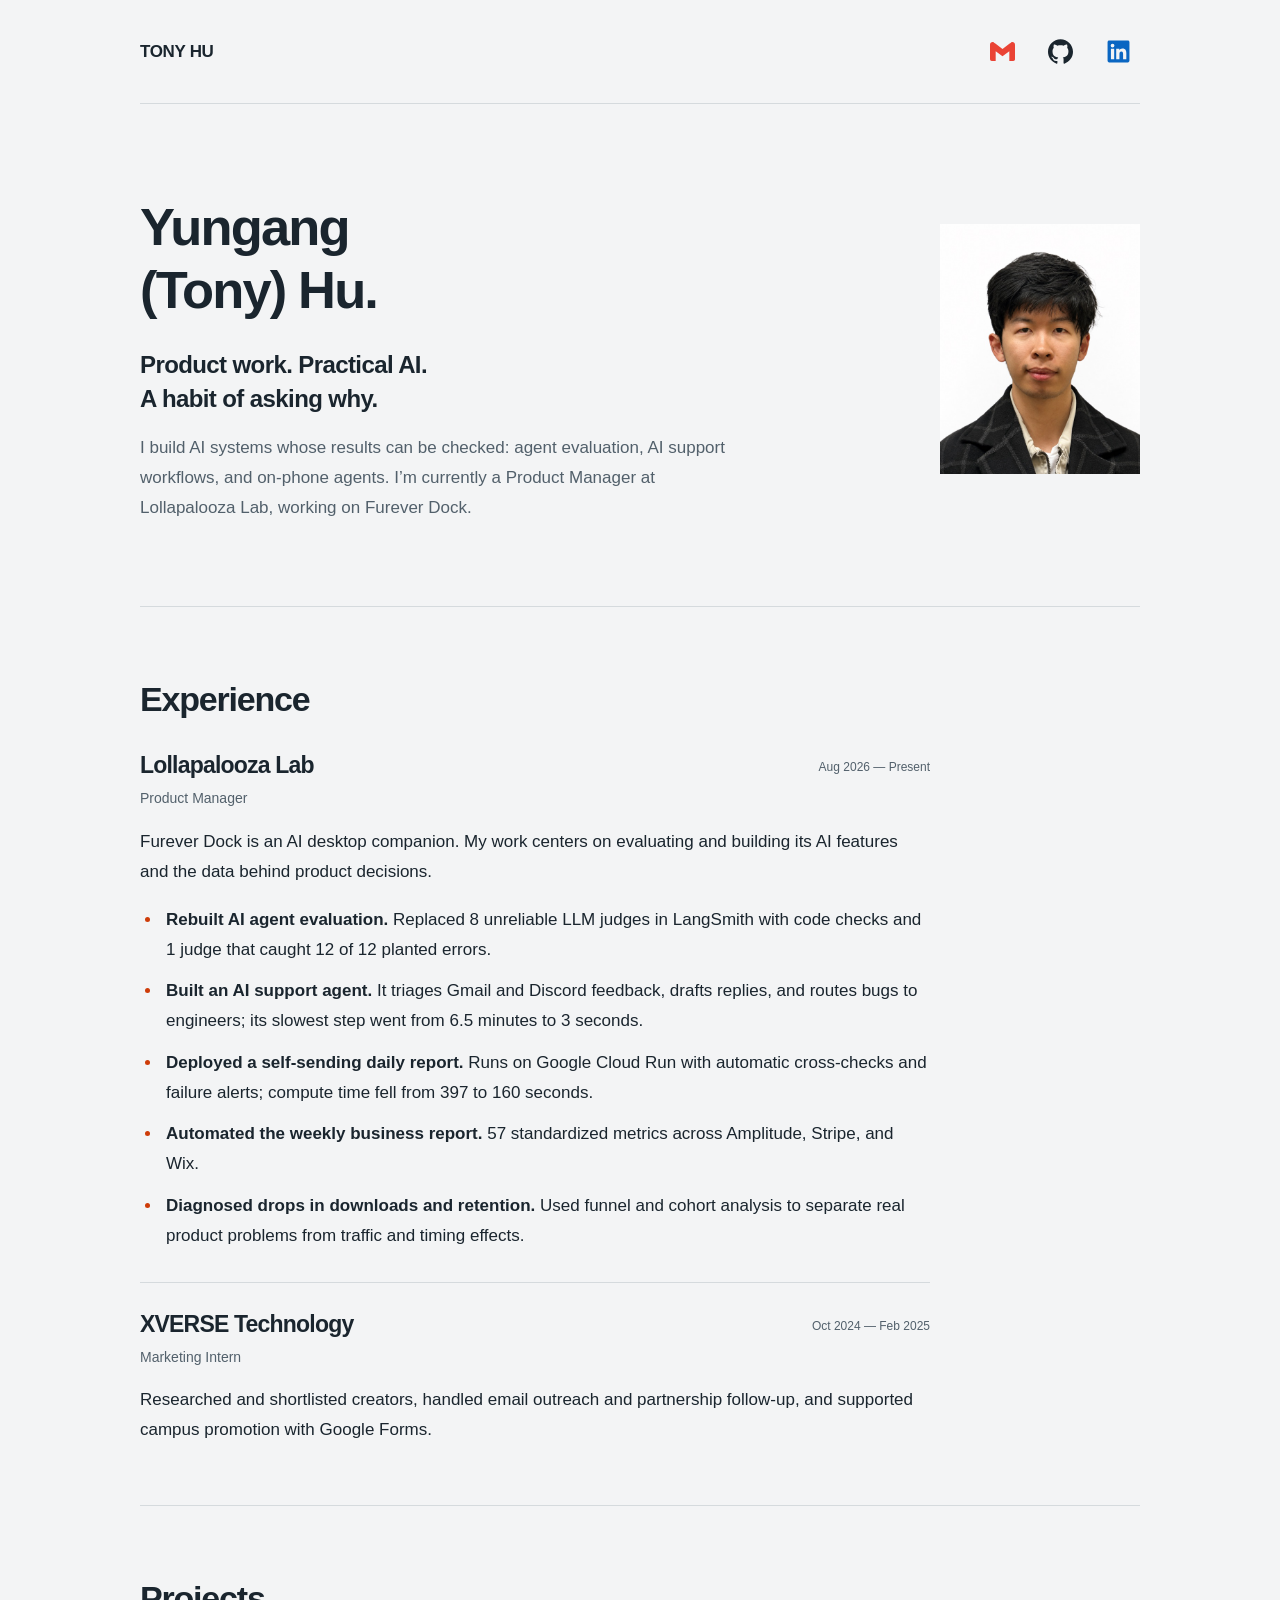
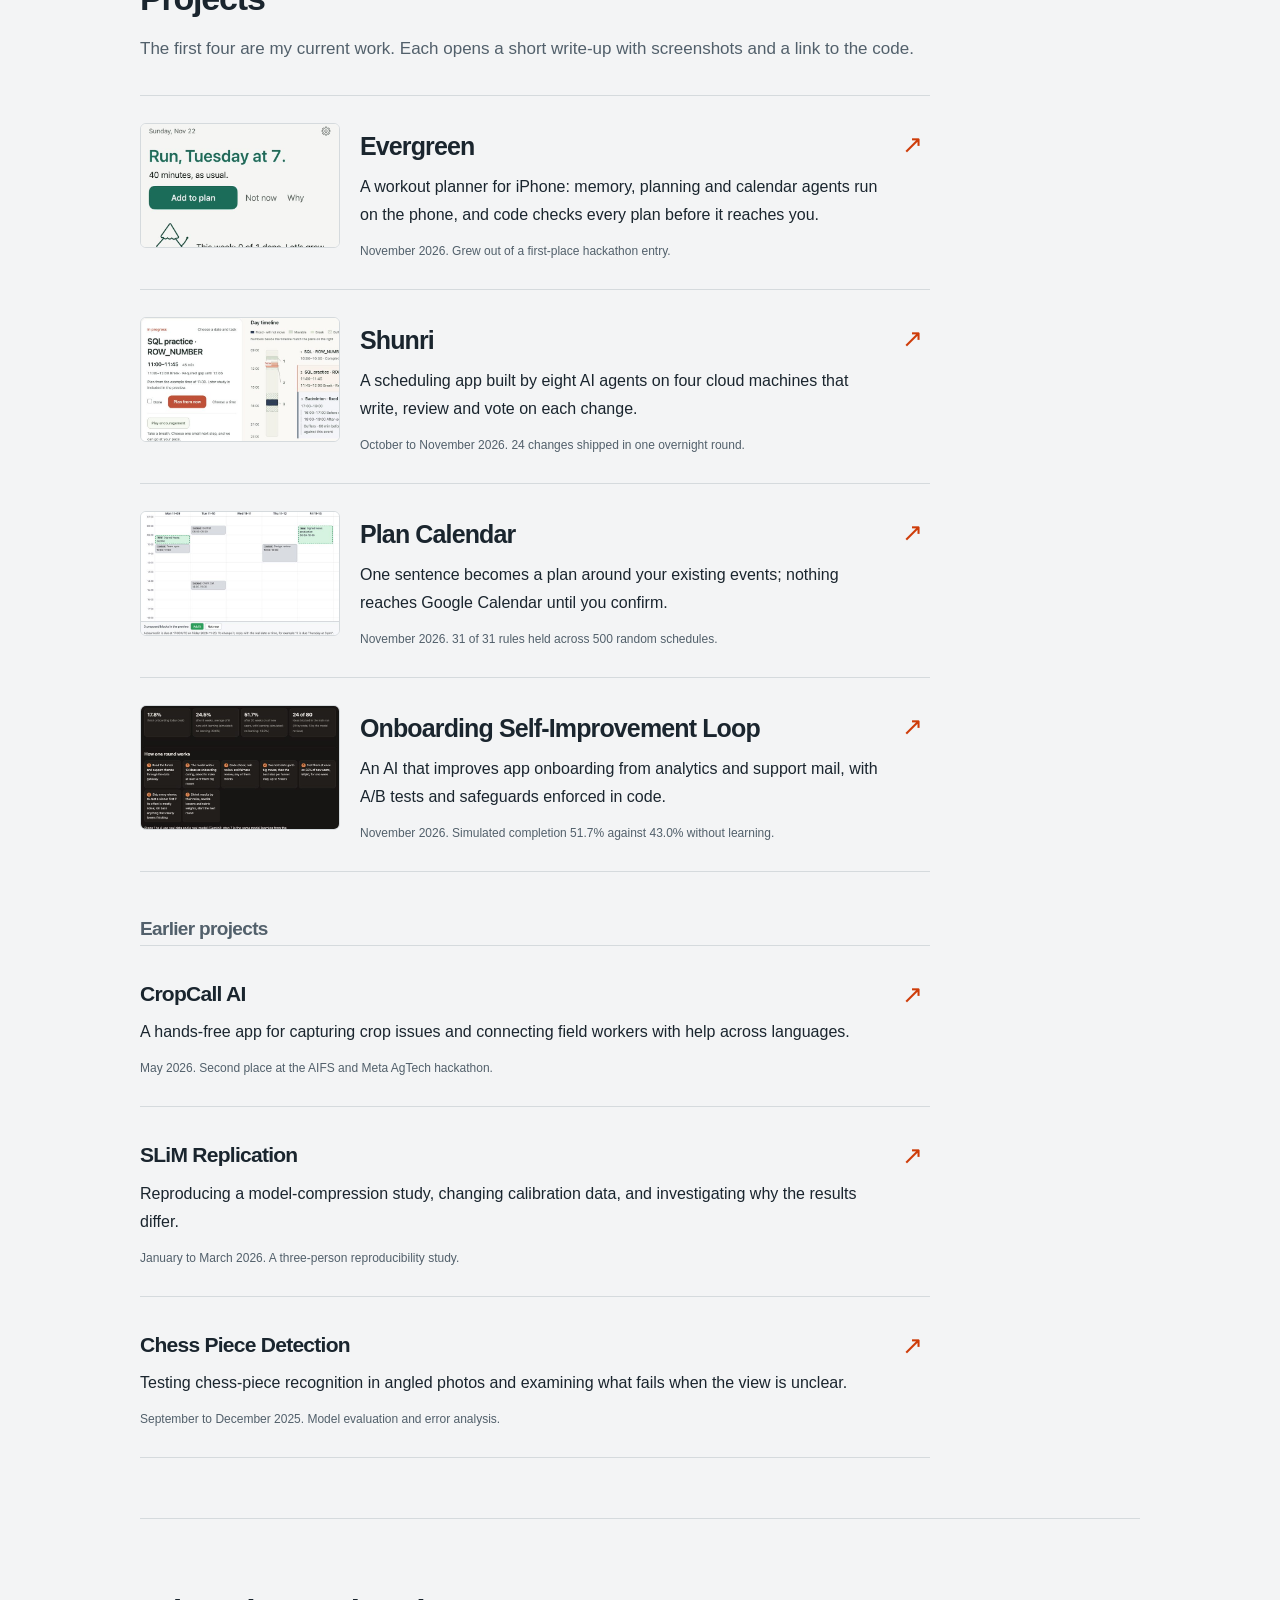
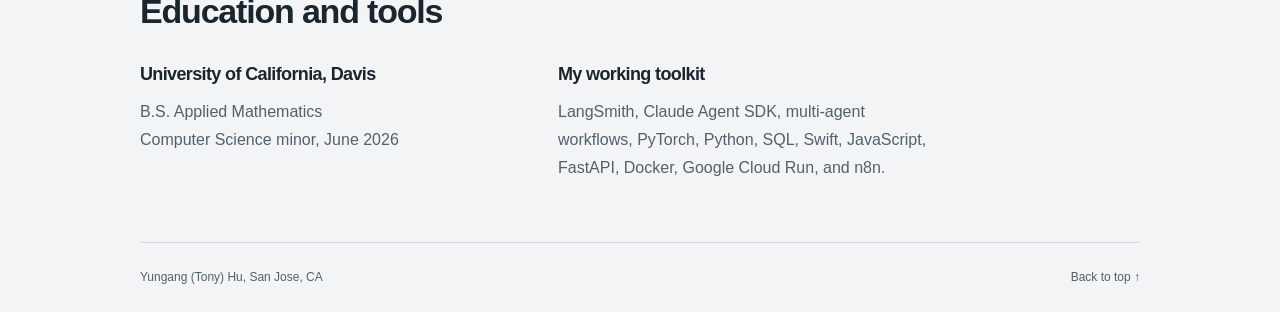
<file: index.html>
<!doctype html>
<html lang="en">
<head>
  <meta charset="utf-8" />
  <meta name="viewport" content="width=device-width, initial-scale=1" />
  <meta name="theme-color" content="#f3f4f5" />
  <meta name="description" content="Yungang (Tony) Hu — applied AI: agent evaluation, AI agents, and product data. Based in San Jose, California." />
  <link rel="canonical" href="https://tony-workbench.github.io/" />
  <link rel="stylesheet" href="styles.css?v=20261123" />
  <meta property="og:type" content="website" />
  <meta property="og:url" content="https://tony-workbench.github.io/" />
  <meta property="og:title" content="Yungang (Tony) Hu — Product & Applied AI" />
  <meta property="og:description" content="Building AI systems whose results can be checked: agent evaluation, AI support workflows, and on-phone agents." />
  <meta property="og:image" content="https://tony-workbench.github.io/og.jpg" />
  <meta name="twitter:card" content="summary_large_image" />
  <meta name="twitter:title" content="Yungang (Tony) Hu — Product & Applied AI" />
  <meta name="twitter:description" content="Applied AI: agent evaluation, AI agents, and product data." />
  <meta name="twitter:image" content="https://tony-workbench.github.io/og.jpg" />
  <title>Yungang (Tony) Hu — Product & Applied AI</title>
</head>
<body class="homePage" id="top">
  <a class="skipLink" href="#main">Skip to content</a>
  <header class="siteHeader shell">
    <a class="wordmark" href="index.html" aria-label="Tony Hu home">TONY HU</a>
    <nav aria-label="Contact information">
      <a class="contactIcon gmailIcon" href="mailto:yunganghu04@gmail.com" aria-label="Email Tony" title="Gmail"><svg viewBox="0 0 24 24" aria-hidden="true" focusable="false"><path d="M24 5.457v13.909c0 .904-.732 1.636-1.636 1.636h-3.819V11.73L12 16.64l-6.545-4.91v9.273H1.636A1.636 1.636 0 0 1 0 19.366V5.457c0-2.023 2.309-3.178 3.927-1.964L5.455 4.64 12 9.548l6.545-4.91 1.528-1.145C21.69 2.28 24 3.434 24 5.457z"/></svg></a>
      <a class="contactIcon githubIcon" href="https://github.com/tony-workbench" target="_blank" rel="noreferrer" aria-label="Tony on GitHub" title="GitHub"><svg viewBox="0 0 24 24" aria-hidden="true" focusable="false"><path d="M12 .297c-6.63 0-12 5.373-12 12 0 5.303 3.438 9.8 8.205 11.385.6.113.82-.258.82-.577 0-.285-.01-1.04-.015-2.04-3.338.724-4.042-1.61-4.042-1.61C4.422 18.07 3.633 17.7 3.633 17.7c-1.087-.744.084-.729.084-.729 1.205.084 1.838 1.236 1.838 1.236 1.07 1.835 2.809 1.305 3.495.998.108-.776.417-1.305.76-1.605-2.665-.3-5.466-1.332-5.466-5.93 0-1.31.465-2.38 1.235-3.22-.135-.303-.54-1.523.105-3.176 0 0 1.005-.322 3.3 1.23.96-.267 1.98-.399 3-.405 1.02.006 2.04.138 3 .405 2.28-1.552 3.285-1.23 3.285-1.23.645 1.653.24 2.873.12 3.176.765.84 1.23 1.91 1.23 3.22 0 4.61-2.805 5.625-5.475 5.92.42.36.81 1.096.81 2.22 0 1.606-.015 2.896-.015 3.286 0 .315.21.69.825.57C20.565 22.092 24 17.592 24 12.297c0-6.627-5.373-12-12-12"/></svg></a>
      <a class="contactIcon linkedinIcon" href="https://www.linkedin.com/in/yunganghu04/" target="_blank" rel="noreferrer" aria-label="Tony on LinkedIn" title="LinkedIn"><svg viewBox="0 0 448 512" aria-hidden="true" focusable="false"><!-- Font Awesome Free 7.3.1, CC BY 4.0, https://fontawesome.com/license/free --><path d="M416 32L31.9 32C14.3 32 0 46.5 0 64.3L0 447.7C0 465.5 14.3 480 31.9 480L416 480c17.6 0 32-14.5 32-32.3l0-383.4C448 46.5 433.6 32 416 32zM135.4 416l-66.4 0 0-213.8 66.5 0 0 213.8-.1 0zM102.2 96a38.5 38.5 0 1 1 0 77 38.5 38.5 0 1 1 0-77zM384.3 416l-66.4 0 0-104c0-24.8-.5-56.7-34.5-56.7-34.6 0-39.9 27-39.9 54.9l0 105.8-66.4 0 0-213.8 63.7 0 0 29.2 .9 0c8.9-16.8 30.6-34.5 62.9-34.5 67.2 0 79.7 44.3 79.7 101.9l0 117.2z"/></svg></a>
    </nav>
  </header>
  <main id="main">
    <section class="hero shell" aria-labelledby="intro-title">
      <div class="heroCopy">
        <h1 id="intro-title">Yungang <span>(Tony) Hu.</span></h1>
        <p class="heroLead">Product work. Practical AI.<br />A habit of asking why.</p>
        <p class="intro">I build AI systems whose results can be checked: agent evaluation, AI support workflows, and on-phone agents. I’m currently a Product Manager at Lollapalooza Lab, working on Furever Dock.</p>
      </div>
      <figure class="portrait"><img src="profile.jpg" alt="Yungang Hu" width="720" height="900" /></figure>
    </section>
    <section class="section shell" id="experience" aria-labelledby="experience-title">
      <div class="sectionHeading"><h2 id="experience-title">Experience</h2></div>
      <article class="experience currentWork">
        <div class="jobHeading"><div><h3>Lollapalooza Lab</h3><p class="jobRole">Product Manager</p></div><p class="date">Aug 2026 — Present</p></div>
        <p class="jobIntro">Furever Dock is an AI desktop companion. My work centers on evaluating and building its AI features and the data behind product decisions.</p>
        <ul class="workList">
          <li><strong>Rebuilt AI agent evaluation.</strong> Replaced 8 unreliable LLM judges in LangSmith with code checks and 1 judge that caught 12 of 12 planted errors.</li>
          <li><strong>Built an AI support agent.</strong> It triages Gmail and Discord feedback, drafts replies, and routes bugs to engineers; its slowest step went from 6.5 minutes to 3 seconds.</li>
          <li><strong>Deployed a self-sending daily report.</strong> Runs on Google Cloud Run with automatic cross-checks and failure alerts; compute time fell from 397 to 160 seconds.</li>
          <li><strong>Automated the weekly business report.</strong> 57 standardized metrics across Amplitude, Stripe, and Wix.</li>
          <li><strong>Diagnosed drops in downloads and retention.</strong> Used funnel and cohort analysis to separate real product problems from traffic and timing effects.</li>
        </ul>
      </article>
      <article class="experience previousWork">
        <div class="jobHeading"><div><h3>XVERSE Technology</h3><p class="jobRole">Marketing Intern</p></div><p class="date">Oct 2024 — Feb 2025</p></div>
        <p>Researched and shortlisted creators, handled email outreach and partnership follow-up, and supported campus promotion with Google Forms.</p>
      </article>
    </section>
    <section class="section shell" id="work" aria-labelledby="work-title">
      <div class="sectionHeading"><h2 id="work-title">Projects</h2><p>The first four are my current work. Each opens a short write-up with screenshots and a link to the code.</p></div>
      <div class="projectList">
        <a class="projectRow projectRowFeatured" href="evergreen.html"><img class="projectThumb" src="assets/thumb-evergreen.jpg" alt="Evergreen Today screen suggesting a Tuesday run" width="640" height="400" loading="lazy" /><div><h3>Evergreen</h3><p>A workout planner for iPhone: memory, planning and calendar agents run on the phone, and code checks every plan before it reaches you.</p><p class="projectResult">November 2026. Grew out of a first-place hackathon entry.</p></div><span class="projectArrow" aria-hidden="true">↗</span></a>
        <a class="projectRow projectRowFeatured" href="shunri.html"><img class="projectThumb" src="assets/thumb-shunri.jpg" alt="Shunri day timeline with a study task and a fixed event" width="640" height="400" loading="lazy" /><div><h3>Shunri</h3><p>A scheduling app built by eight AI agents on four cloud machines that write, review and vote on each change.</p><p class="projectResult">October to November 2026. 24 changes shipped in one overnight round.</p></div><span class="projectArrow" aria-hidden="true">↗</span></a>
        <a class="projectRow projectRowFeatured" href="plan-calendar.html"><img class="projectThumb" src="assets/thumb-plan-calendar.jpg" alt="Plan Calendar week with proposed blocks next to locked events" width="640" height="400" loading="lazy" /><div><h3>Plan Calendar</h3><p>One sentence becomes a plan around your existing events; nothing reaches Google Calendar until you confirm.</p><p class="projectResult">November 2026. 31 of 31 rules held across 500 random schedules.</p></div><span class="projectArrow" aria-hidden="true">↗</span></a>
        <a class="projectRow projectRowFeatured" href="onboarding.html"><img class="projectThumb" src="assets/thumb-onboarding.jpg" alt="Onboarding loop report with headline results" width="640" height="400" loading="lazy" /><div><h3>Onboarding Self-Improvement Loop</h3><p>An AI that improves app onboarding from analytics and support mail, with A/B tests and safeguards enforced in code.</p><p class="projectResult">November 2026. Simulated completion 51.7% against 43.0% without learning.</p></div><span class="projectArrow" aria-hidden="true">↗</span></a>
      </div>
      <h3 class="earlierHeading">Earlier projects</h3>
      <div class="projectList projectListEarlier">
        <a class="projectRow" href="cropcall.html"><div><h3>CropCall AI</h3><p>A hands-free app for capturing crop issues and connecting field workers with help across languages.</p><p class="projectResult">May 2026. Second place at the AIFS and Meta AgTech hackathon.</p></div><span class="projectArrow" aria-hidden="true">↗</span></a>
        <a class="projectRow" href="slim.html"><div><h3>SLiM Replication</h3><p>Reproducing a model-compression study, changing calibration data, and investigating why the results differ.</p><p class="projectResult">January to March 2026. A three-person reproducibility study.</p></div><span class="projectArrow" aria-hidden="true">↗</span></a>
        <a class="projectRow" href="vision.html"><div><h3>Chess Piece Detection</h3><p>Testing chess-piece recognition in angled photos and examining what fails when the view is unclear.</p><p class="projectResult">September to December 2025. Model evaluation and error analysis.</p></div><span class="projectArrow" aria-hidden="true">↗</span></a>
      </div>
      </div>
    </section>
    <section class="section shell background" aria-labelledby="background-title">
      <div class="sectionHeading"><h2 id="background-title">Education and tools</h2></div>
      <div class="backgroundGrid"><div><h3>University of California, Davis</h3><p>B.S. Applied Mathematics<br />Computer Science minor, June 2026</p></div><div><h3>My working toolkit</h3><p>LangSmith, Claude Agent SDK, multi-agent workflows, PyTorch, Python, SQL, Swift, JavaScript, FastAPI, Docker, Google Cloud Run, and n8n.</p></div></div>
    </section>
  </main>
  <footer class="siteFooter shell"><p>Yungang (Tony) Hu, San Jose, CA</p><a href="#top">Back to top ↑</a></footer>
</body>
</html>
</file>
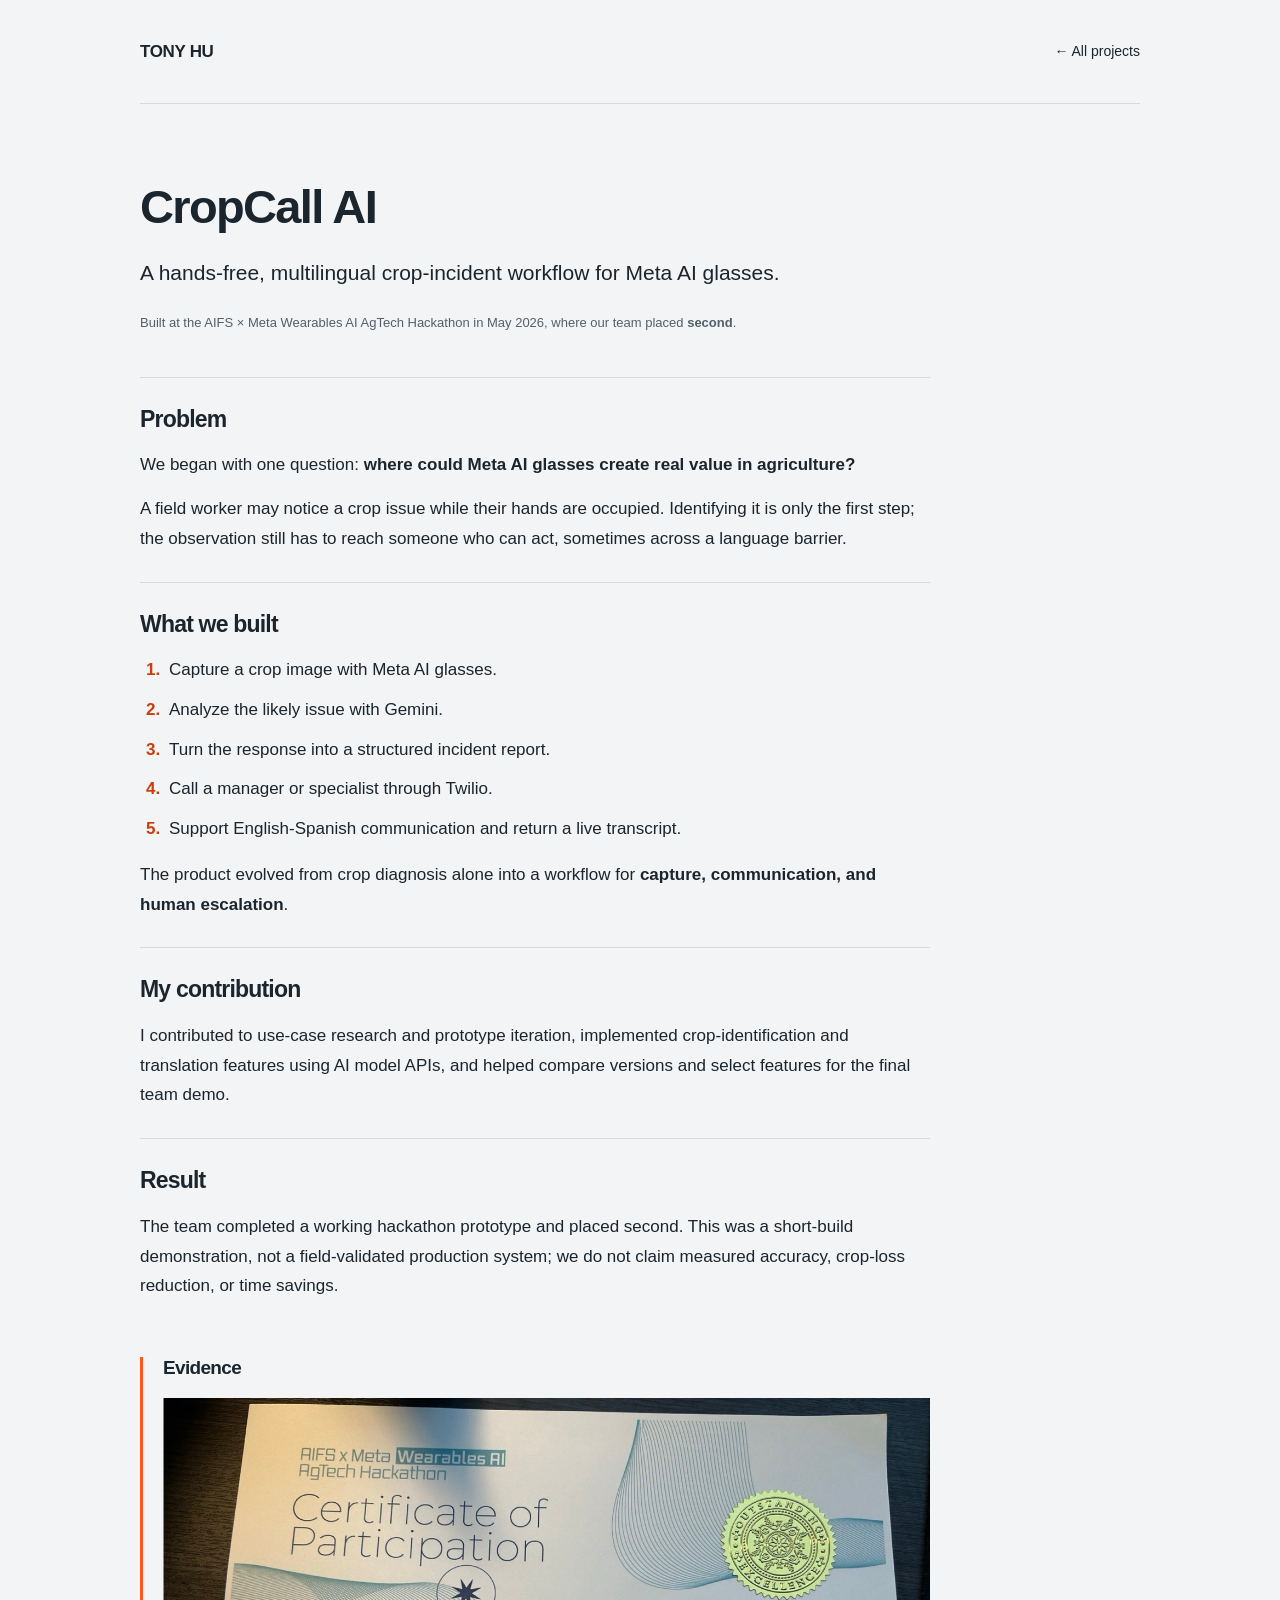
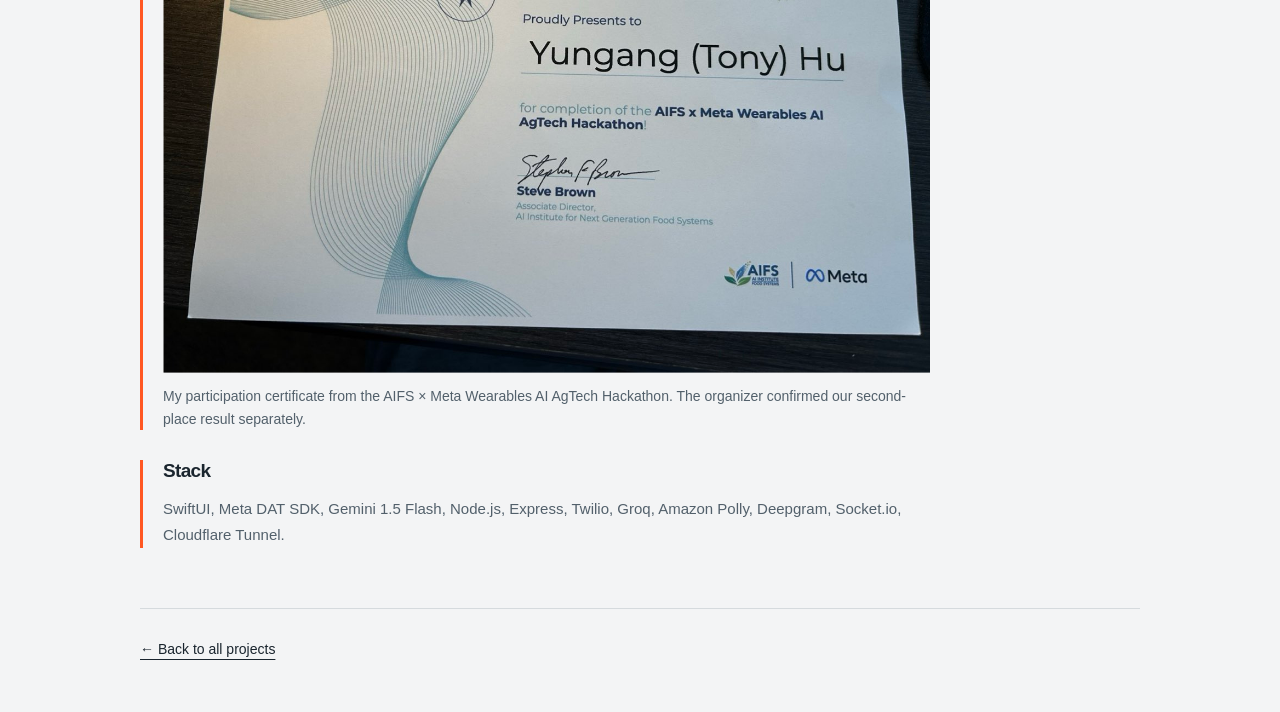
<file: cropcall.html>
<!doctype html>
<html lang="en">
  <head>
    <meta charset="utf-8" />
    <meta name="viewport" content="width=device-width, initial-scale=1" />
    <meta name="theme-color" content="#f3f4f5" />
    <meta name="description" content="CropCall AI: a hands-free, multilingual crop-incident workflow for Meta AI glasses." />
    <link rel="canonical" href="https://tony-workbench.github.io/cropcall.html" />
    <link rel="stylesheet" href="styles.css?v=20261123" />
    <meta property="og:type" content="article" />
    <meta property="og:url" content="https://tony-workbench.github.io/cropcall.html" />
    <meta property="og:title" content="CropCall AI — Yungang Hu" />
    <meta property="og:description" content="A hands-free, multilingual crop-incident workflow for Meta AI glasses." />
    <meta name="twitter:card" content="summary" />
    <meta name="twitter:title" content="CropCall AI — Yungang Hu" />
    <meta name="twitter:description" content="A hands-free, multilingual crop-incident workflow for Meta AI glasses." />
    <title>CropCall AI — Yungang Hu</title>
  </head>
  <body class="briefPage">
    <a class="skipLink" href="#main">Skip to content</a>

    <nav class="briefNav briefShell" aria-label="Project navigation">
      <a class="wordmark" href="index.html" aria-label="Tony Hu home">TONY HU</a>
      <a href="index.html#work">← All projects</a>
    </nav>

    <main class="briefShell" id="main">
      <header class="briefHeader">
        <h1>CropCall AI</h1>
        <p class="briefLead">A hands-free, multilingual crop-incident workflow for Meta AI glasses.</p>
        <p class="briefMeta">Built at the AIFS × Meta Wearables AI AgTech Hackathon in May 2026, where our team placed <strong>second</strong>.</p>
      </header>

      <div class="briefColumns">
        <div class="briefMain">
          <section class="briefSection">
            <h2>Problem</h2>
            <p>We began with one question: <strong>where could Meta AI glasses create real value in agriculture?</strong></p>
            <p>A field worker may notice a crop issue while their hands are occupied. Identifying it is only the first step; the observation still has to reach someone who can act, sometimes across a language barrier.</p>
          </section>

          <section class="briefSection">
            <h2>What we built</h2>
            <ol class="briefList">
              <li>Capture a crop image with Meta AI glasses.</li>
              <li>Analyze the likely issue with Gemini.</li>
              <li>Turn the response into a structured incident report.</li>
              <li>Call a manager or specialist through Twilio.</li>
              <li>Support English-Spanish communication and return a live transcript.</li>
            </ol>
            <p>The product evolved from crop diagnosis alone into a workflow for <strong>capture, communication, and human escalation</strong>.</p>
          </section>

          <section class="briefSection">
            <h2>My contribution</h2>
            <p>I contributed to use-case research and prototype iteration, implemented crop-identification and translation features using AI model APIs, and helped compare versions and select features for the final team demo.</p>
          </section>

          <section class="briefSection">
            <h2>Result</h2>
            <p>The team completed a working hackathon prototype and placed second. This was a short-build demonstration, not a field-validated production system; we do not claim measured accuracy, crop-loss reduction, or time savings.</p>
          </section>
        </div>

        <aside class="briefAside" aria-label="Project facts and evidence">
          <section>
            <h2>Evidence</h2>
            <figure class="evidenceFigure">
              <div class="certificateViewport"><img src="hackathon-certificate.jpg" alt="AIFS × Meta Wearables AI AgTech Hackathon participation certificate for Yungang (Tony) Hu" loading="lazy" width="1050" height="1400" /></div>
              <figcaption>My participation certificate from the AIFS × Meta Wearables AI AgTech Hackathon. The organizer confirmed our second-place result separately.</figcaption>
            </figure>
          </section>
          <section>
            <h2>Stack</h2>
            <p>SwiftUI, Meta DAT SDK, Gemini 1.5 Flash, Node.js, Express, Twilio, Groq, Amazon Polly, Deepgram, Socket.io, Cloudflare Tunnel.</p>
          </section>
        </aside>
      </div>

      <footer class="briefFooter">
        <a href="index.html#work">← Back to all projects</a>
      </footer>
    </main>
  </body>
</html>
</file>
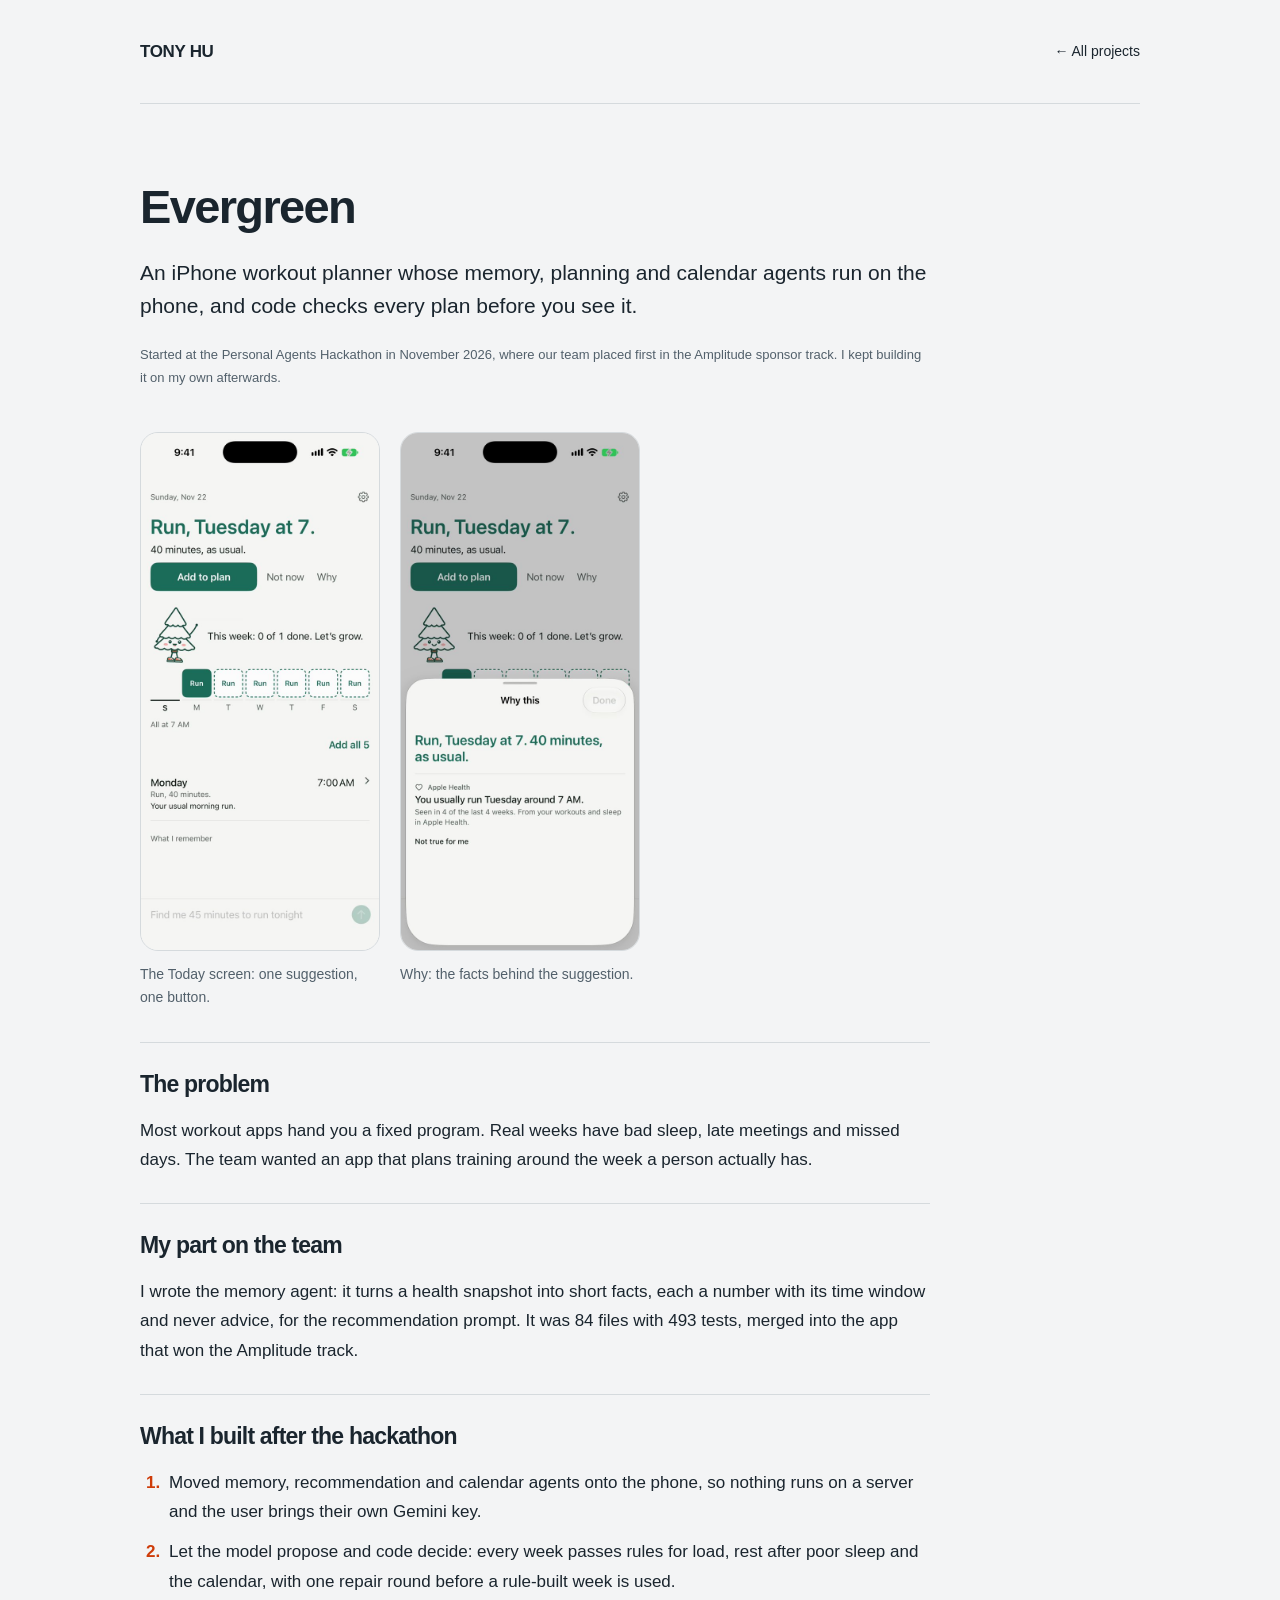
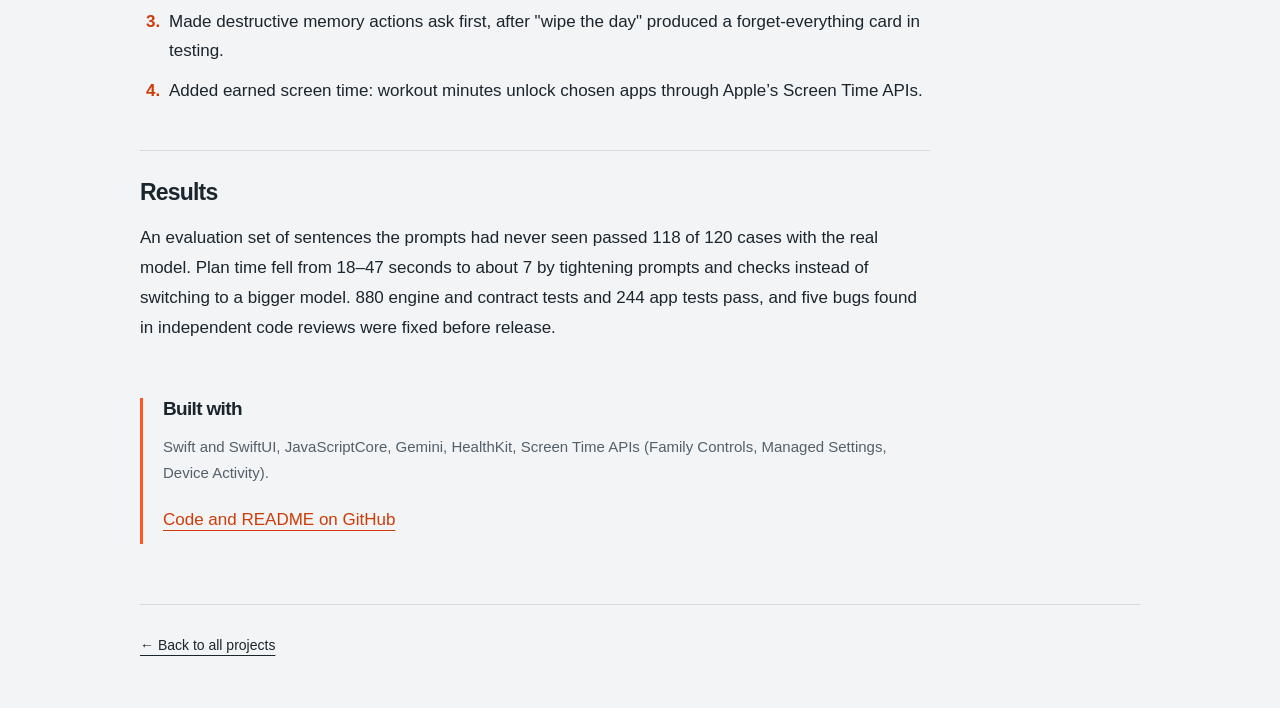
<file: evergreen.html>
<!doctype html>
<html lang="en">
  <head>
    <meta charset="utf-8" />
    <meta name="viewport" content="width=device-width, initial-scale=1" />
    <meta name="theme-color" content="#f3f4f5" />
    <meta name="description" content="An iPhone workout planner whose memory, planning and calendar agents run on the phone." />
    <link rel="canonical" href="https://tony-workbench.github.io/evergreen.html" />
    <link rel="stylesheet" href="styles.css?v=20261123" />
    <meta property="og:type" content="article" />
    <meta property="og:url" content="https://tony-workbench.github.io/evergreen.html" />
    <meta property="og:title" content="Evergreen — Yungang Hu" />
    <meta property="og:description" content="An iPhone workout planner whose memory, planning and calendar agents run on the phone." />
    <meta name="twitter:card" content="summary" />
    <meta name="twitter:title" content="Evergreen — Yungang Hu" />
    <meta name="twitter:description" content="An iPhone workout planner whose memory, planning and calendar agents run on the phone." />
    <title>Evergreen — Yungang Hu</title>
  </head>
  <body class="briefPage">
    <a class="skipLink" href="#main">Skip to content</a>

    <nav class="briefNav briefShell" aria-label="Project navigation">
      <a class="wordmark" href="index.html" aria-label="Tony Hu home">TONY HU</a>
      <a href="index.html#work">← All projects</a>
    </nav>

    <main class="briefShell" id="main">
      <header class="briefHeader">
        <h1>Evergreen</h1>
        <p class="briefLead">An iPhone workout planner whose memory, planning and calendar agents run on the phone, and code checks every plan before you see it.</p>
        <p class="briefMeta">Started at the Personal Agents Hackathon in November 2026, where our team placed first in the Amplitude sponsor track. I kept building it on my own afterwards.</p>
      </header>

      <div class="briefHero">
        <div class="phonePair"><figure class="evidenceFigure"><img src="assets/evergreen-today.jpg" alt="Evergreen Today screen suggesting a Tuesday 7 AM run with Add to plan, Not now and Why" loading="lazy" width="600" height="1304" /><figcaption>The Today screen: one suggestion, one button.</figcaption></figure><figure class="evidenceFigure"><img src="assets/evergreen-why.jpg" alt="Evergreen screen explaining why a workout was suggested" loading="lazy" width="600" height="1304" /><figcaption>Why: the facts behind the suggestion.</figcaption></figure></div>
      </div>

      <div class="briefColumns">
        <div class="briefMain">
          <section class="briefSection">
            <h2>The problem</h2>
            <p>Most workout apps hand you a fixed program. Real weeks have bad sleep, late meetings and missed days. The team wanted an app that plans training around the week a person actually has.</p>
          </section>

          <section class="briefSection">
            <h2>My part on the team</h2>
            <p>I wrote the memory agent: it turns a health snapshot into short facts, each a number with its time window and never advice, for the recommendation prompt. It was 84 files with 493 tests, merged into the app that won the Amplitude track.</p>
          </section>

          <section class="briefSection">
            <h2>What I built after the hackathon</h2>
            <ol class="briefList"><li>Moved memory, recommendation and calendar agents onto the phone, so nothing runs on a server and the user brings their own Gemini key.</li><li>Let the model propose and code decide: every week passes rules for load, rest after poor sleep and the calendar, with one repair round before a rule-built week is used.</li><li>Made destructive memory actions ask first, after "wipe the day" produced a forget-everything card in testing.</li><li>Added earned screen time: workout minutes unlock chosen apps through Apple’s Screen Time APIs.</li></ol>
          </section>

          <section class="briefSection">
            <h2>Results</h2>
            <p>An evaluation set of sentences the prompts had never seen passed 118 of 120 cases with the real model. Plan time fell from 18–47 seconds to about 7 by tightening prompts and checks instead of switching to a bigger model. 880 engine and contract tests and 244 app tests pass, and five bugs found in independent code reviews were fixed before release.</p>
          </section>
        </div>

        <aside class="briefAside" aria-label="Project links">
          <section>
            <h2>Built with</h2>
            <p>Swift and SwiftUI, JavaScriptCore, Gemini, HealthKit, Screen Time APIs (Family Controls, Managed Settings, Device Activity).</p>
            <a class="briefLink" href="https://github.com/tony-workbench/Evergreen" target="_blank" rel="noreferrer">Code and README on GitHub</a>
          </section>
        </aside>
      </div>

      <footer class="briefFooter">
        <a href="index.html#work">← Back to all projects</a>
      </footer>
    </main>
  </body>
</html>
</file>
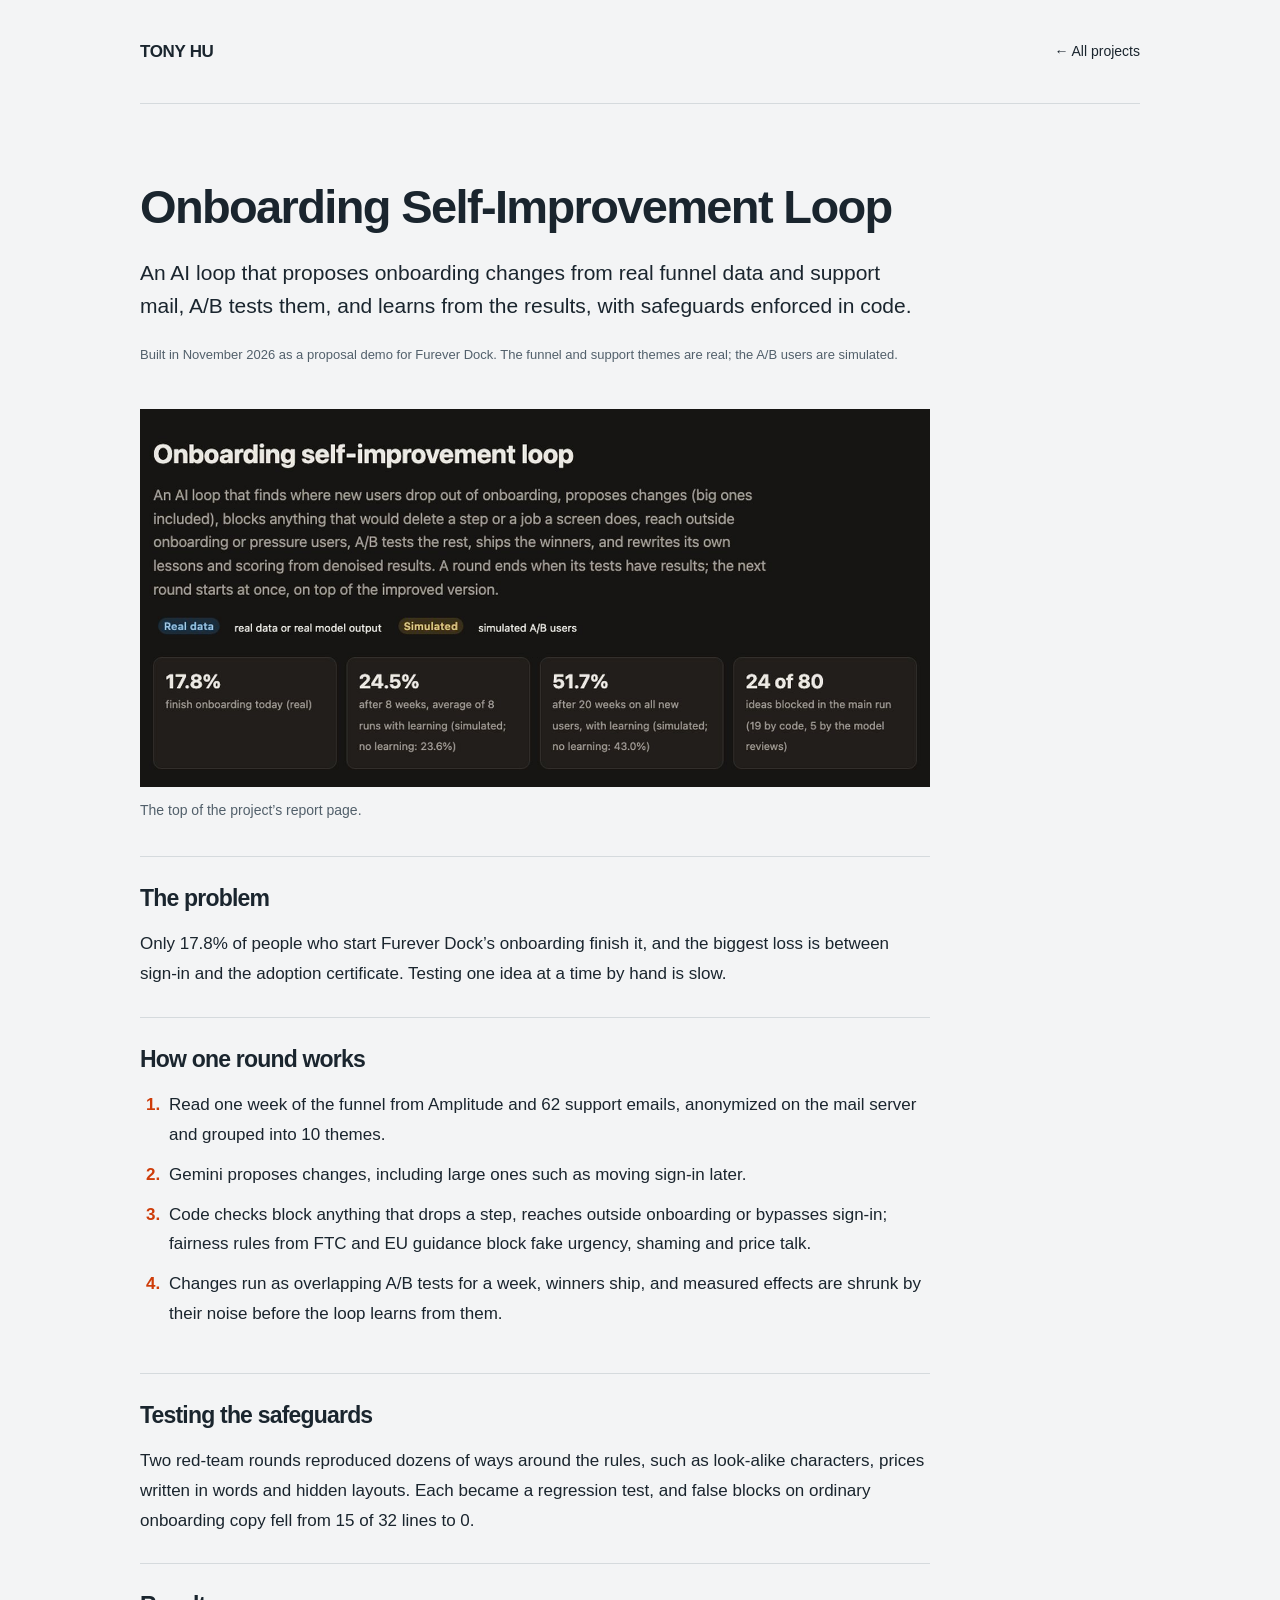
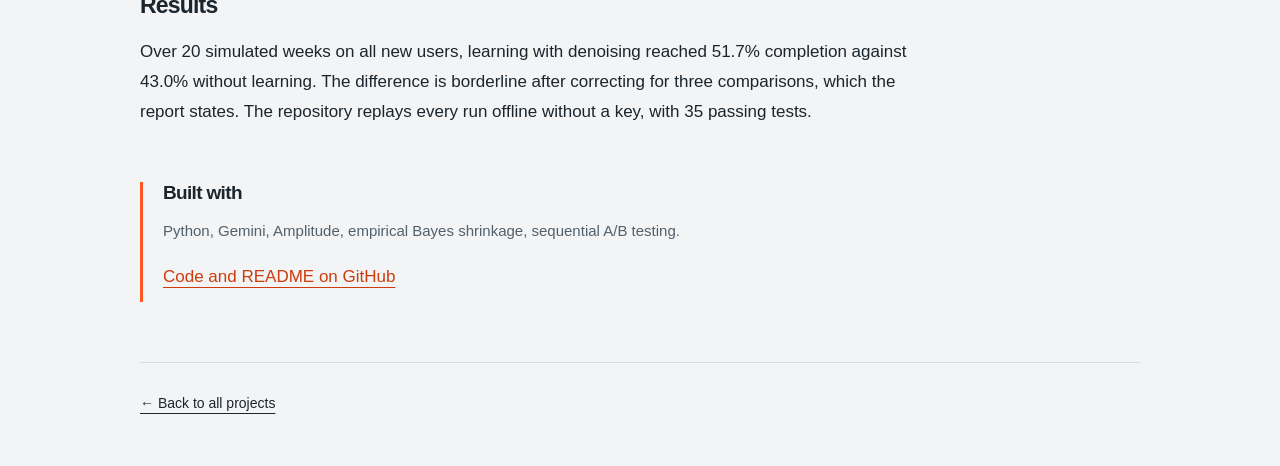
<file: onboarding.html>
<!doctype html>
<html lang="en">
  <head>
    <meta charset="utf-8" />
    <meta name="viewport" content="width=device-width, initial-scale=1" />
    <meta name="theme-color" content="#f3f4f5" />
    <meta name="description" content="An AI loop that improves app onboarding from analytics and support mail, with A/B tests and safeguards enforced in code." />
    <link rel="canonical" href="https://tony-workbench.github.io/onboarding.html" />
    <link rel="stylesheet" href="styles.css?v=20261123" />
    <meta property="og:type" content="article" />
    <meta property="og:url" content="https://tony-workbench.github.io/onboarding.html" />
    <meta property="og:title" content="Onboarding Self-Improvement Loop — Yungang Hu" />
    <meta property="og:description" content="An AI loop that improves app onboarding from analytics and support mail, with A/B tests and safeguards enforced in code." />
    <meta name="twitter:card" content="summary" />
    <meta name="twitter:title" content="Onboarding Self-Improvement Loop — Yungang Hu" />
    <meta name="twitter:description" content="An AI loop that improves app onboarding from analytics and support mail, with A/B tests and safeguards enforced in code." />
    <title>Onboarding Self-Improvement Loop — Yungang Hu</title>
  </head>
  <body class="briefPage">
    <a class="skipLink" href="#main">Skip to content</a>

    <nav class="briefNav briefShell" aria-label="Project navigation">
      <a class="wordmark" href="index.html" aria-label="Tony Hu home">TONY HU</a>
      <a href="index.html#work">← All projects</a>
    </nav>

    <main class="briefShell" id="main">
      <header class="briefHeader">
        <h1>Onboarding Self-Improvement Loop</h1>
        <p class="briefLead">An AI loop that proposes onboarding changes from real funnel data and support mail, A/B tests them, and learns from the results, with safeguards enforced in code.</p>
        <p class="briefMeta">Built in November 2026 as a proposal demo for Furever Dock. The funnel and support themes are real; the A/B users are simulated.</p>
      </header>

      <div class="briefHero">
        <figure class="evidenceFigure"><img src="assets/onboarding-report.jpg" alt="Report page header for the onboarding self-improvement loop with headline results" loading="lazy" width="1400" height="670" /><figcaption>The top of the project’s report page.</figcaption></figure>
      </div>

      <div class="briefColumns">
        <div class="briefMain">
          <section class="briefSection">
            <h2>The problem</h2>
            <p>Only 17.8% of people who start Furever Dock’s onboarding finish it, and the biggest loss is between sign-in and the adoption certificate. Testing one idea at a time by hand is slow.</p>
          </section>

          <section class="briefSection">
            <h2>How one round works</h2>
            <ol class="briefList"><li>Read one week of the funnel from Amplitude and 62 support emails, anonymized on the mail server and grouped into 10 themes.</li><li>Gemini proposes changes, including large ones such as moving sign-in later.</li><li>Code checks block anything that drops a step, reaches outside onboarding or bypasses sign-in; fairness rules from FTC and EU guidance block fake urgency, shaming and price talk.</li><li>Changes run as overlapping A/B tests for a week, winners ship, and measured effects are shrunk by their noise before the loop learns from them.</li></ol>
          </section>

          <section class="briefSection">
            <h2>Testing the safeguards</h2>
            <p>Two red-team rounds reproduced dozens of ways around the rules, such as look-alike characters, prices written in words and hidden layouts. Each became a regression test, and false blocks on ordinary onboarding copy fell from 15 of 32 lines to 0.</p>
          </section>

          <section class="briefSection">
            <h2>Results</h2>
            <p>Over 20 simulated weeks on all new users, learning with denoising reached 51.7% completion against 43.0% without learning. The difference is borderline after correcting for three comparisons, which the report states. The repository replays every run offline without a key, with 35 passing tests.</p>
          </section>
        </div>

        <aside class="briefAside" aria-label="Project links">
          <section>
            <h2>Built with</h2>
            <p>Python, Gemini, Amplitude, empirical Bayes shrinkage, sequential A/B testing.</p>
            <a class="briefLink" href="https://github.com/tony-workbench/onboarding-self-improvement-loop" target="_blank" rel="noreferrer">Code and README on GitHub</a>
          </section>
        </aside>
      </div>

      <footer class="briefFooter">
        <a href="index.html#work">← Back to all projects</a>
      </footer>
    </main>
  </body>
</html>
</file>
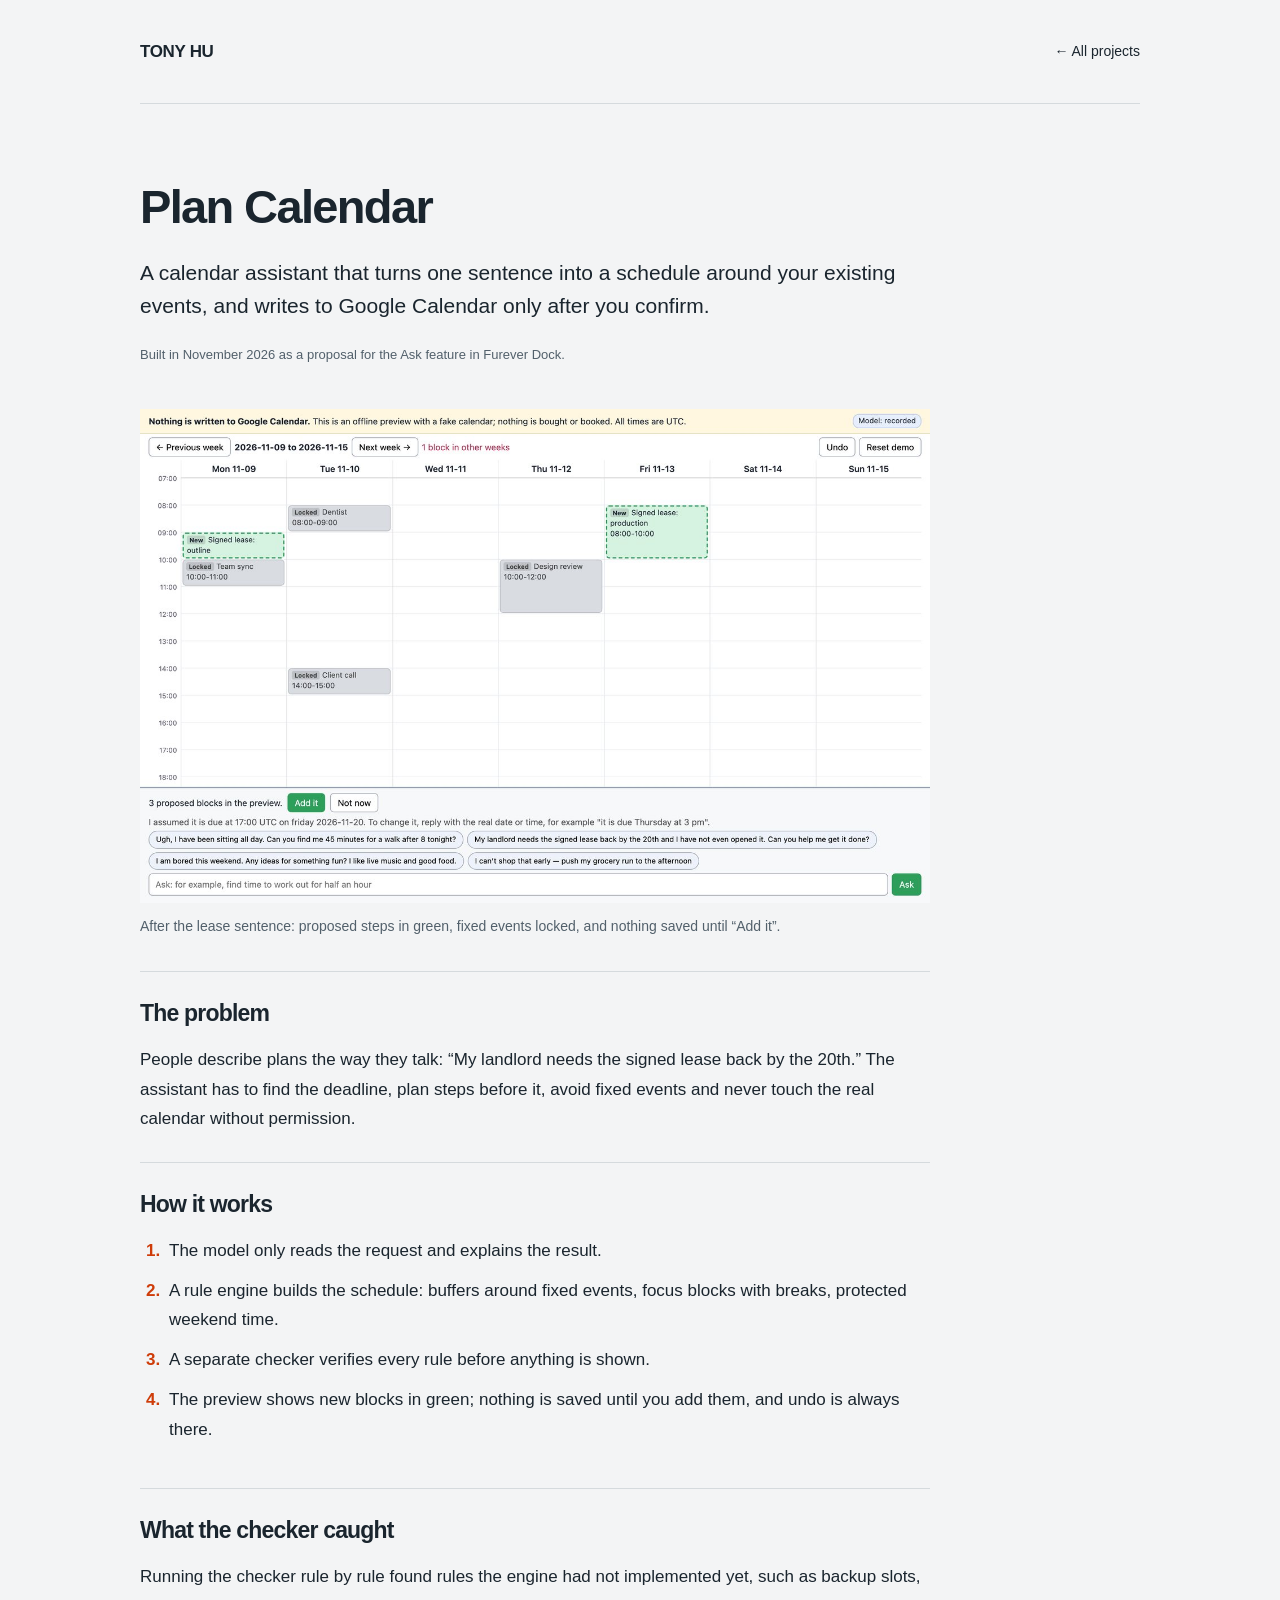
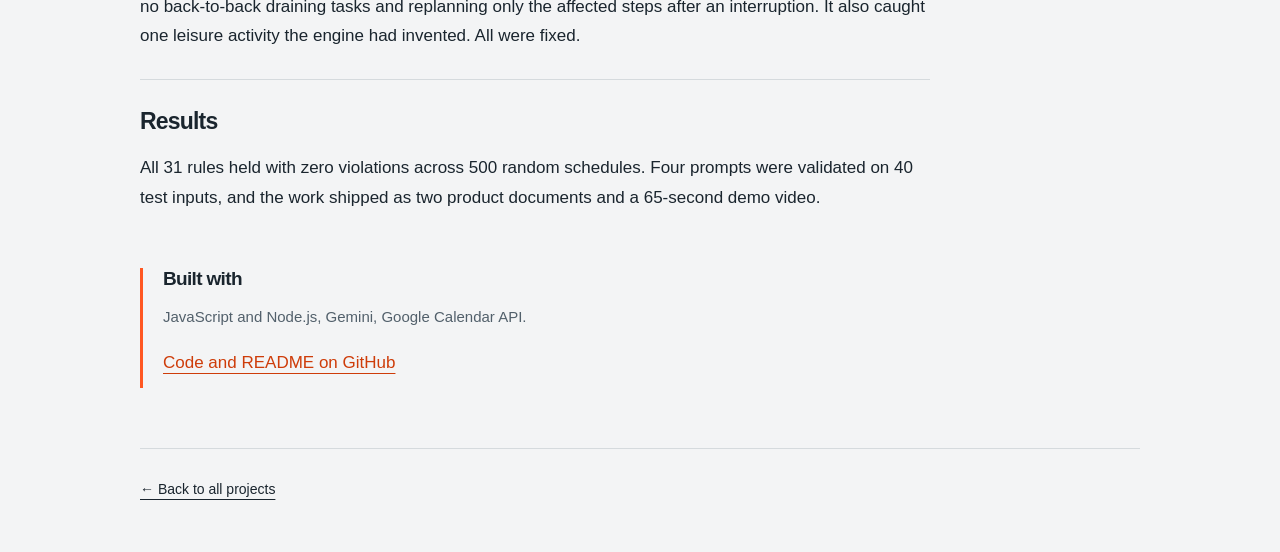
<file: plan-calendar.html>
<!doctype html>
<html lang="en">
  <head>
    <meta charset="utf-8" />
    <meta name="viewport" content="width=device-width, initial-scale=1" />
    <meta name="theme-color" content="#f3f4f5" />
    <meta name="description" content="A calendar assistant that turns one sentence into a schedule and saves only after you confirm." />
    <link rel="canonical" href="https://tony-workbench.github.io/plan-calendar.html" />
    <link rel="stylesheet" href="styles.css?v=20261123" />
    <meta property="og:type" content="article" />
    <meta property="og:url" content="https://tony-workbench.github.io/plan-calendar.html" />
    <meta property="og:title" content="Plan Calendar — Yungang Hu" />
    <meta property="og:description" content="A calendar assistant that turns one sentence into a schedule and saves only after you confirm." />
    <meta name="twitter:card" content="summary" />
    <meta name="twitter:title" content="Plan Calendar — Yungang Hu" />
    <meta name="twitter:description" content="A calendar assistant that turns one sentence into a schedule and saves only after you confirm." />
    <title>Plan Calendar — Yungang Hu</title>
  </head>
  <body class="briefPage">
    <a class="skipLink" href="#main">Skip to content</a>

    <nav class="briefNav briefShell" aria-label="Project navigation">
      <a class="wordmark" href="index.html" aria-label="Tony Hu home">TONY HU</a>
      <a href="index.html#work">← All projects</a>
    </nav>

    <main class="briefShell" id="main">
      <header class="briefHeader">
        <h1>Plan Calendar</h1>
        <p class="briefLead">A calendar assistant that turns one sentence into a schedule around your existing events, and writes to Google Calendar only after you confirm.</p>
        <p class="briefMeta">Built in November 2026 as a proposal for the Ask feature in Furever Dock.</p>
      </header>

      <div class="briefHero">
        <figure class="evidenceFigure"><img src="assets/plan-calendar-lease.jpg" alt="Plan Calendar week view after asking about a lease deadline, showing new proposed blocks next to locked events and an Add it button" loading="lazy" width="1400" height="875" /><figcaption>After the lease sentence: proposed steps in green, fixed events locked, and nothing saved until “Add it”.</figcaption></figure>
      </div>

      <div class="briefColumns">
        <div class="briefMain">
          <section class="briefSection">
            <h2>The problem</h2>
            <p>People describe plans the way they talk: “My landlord needs the signed lease back by the 20th.” The assistant has to find the deadline, plan steps before it, avoid fixed events and never touch the real calendar without permission.</p>
          </section>

          <section class="briefSection">
            <h2>How it works</h2>
            <ol class="briefList"><li>The model only reads the request and explains the result.</li><li>A rule engine builds the schedule: buffers around fixed events, focus blocks with breaks, protected weekend time.</li><li>A separate checker verifies every rule before anything is shown.</li><li>The preview shows new blocks in green; nothing is saved until you add them, and undo is always there.</li></ol>
          </section>

          <section class="briefSection">
            <h2>What the checker caught</h2>
            <p>Running the checker rule by rule found rules the engine had not implemented yet, such as backup slots, no back-to-back draining tasks and replanning only the affected steps after an interruption. It also caught one leisure activity the engine had invented. All were fixed.</p>
          </section>

          <section class="briefSection">
            <h2>Results</h2>
            <p>All 31 rules held with zero violations across 500 random schedules. Four prompts were validated on 40 test inputs, and the work shipped as two product documents and a 65-second demo video.</p>
          </section>
        </div>

        <aside class="briefAside" aria-label="Project links">
          <section>
            <h2>Built with</h2>
            <p>JavaScript and Node.js, Gemini, Google Calendar API.</p>
            <a class="briefLink" href="https://github.com/tony-workbench/plan-calendar" target="_blank" rel="noreferrer">Code and README on GitHub</a>
          </section>
        </aside>
      </div>

      <footer class="briefFooter">
        <a href="index.html#work">← Back to all projects</a>
      </footer>
    </main>
  </body>
</html>
</file>
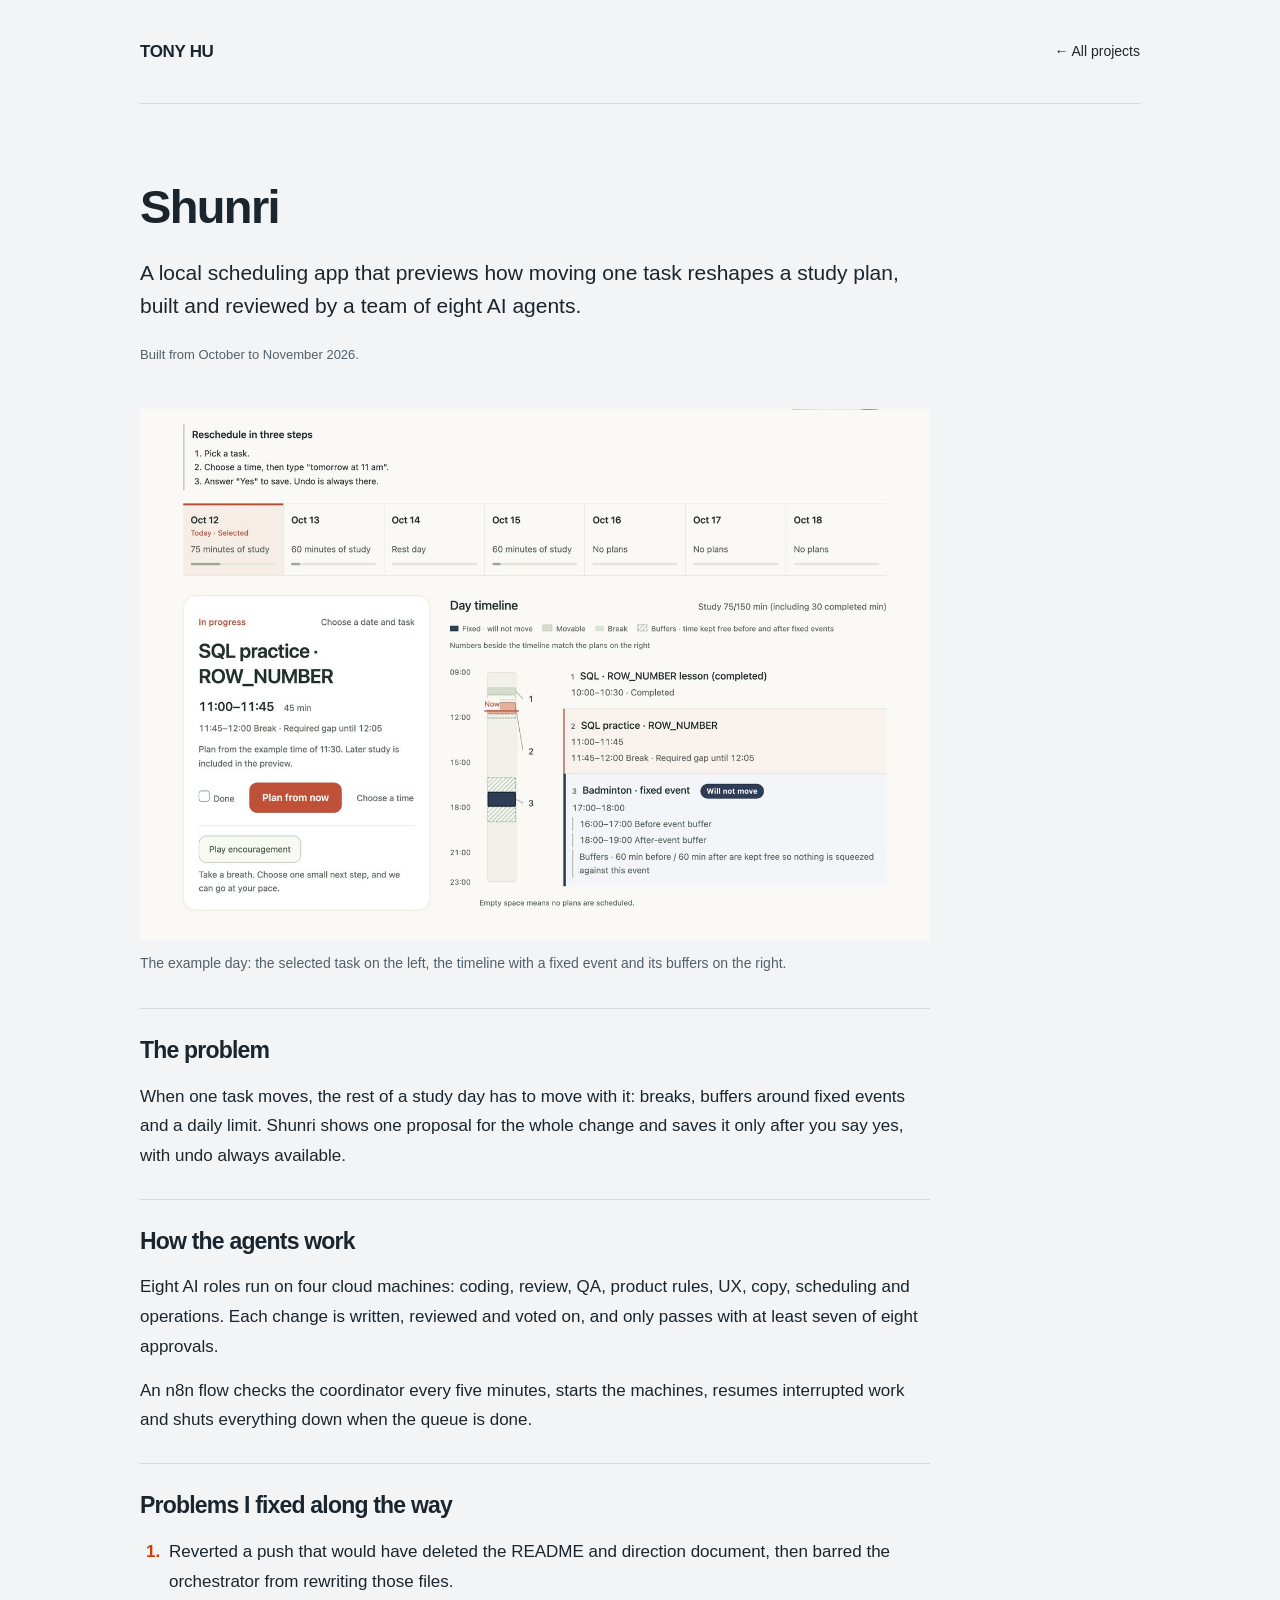
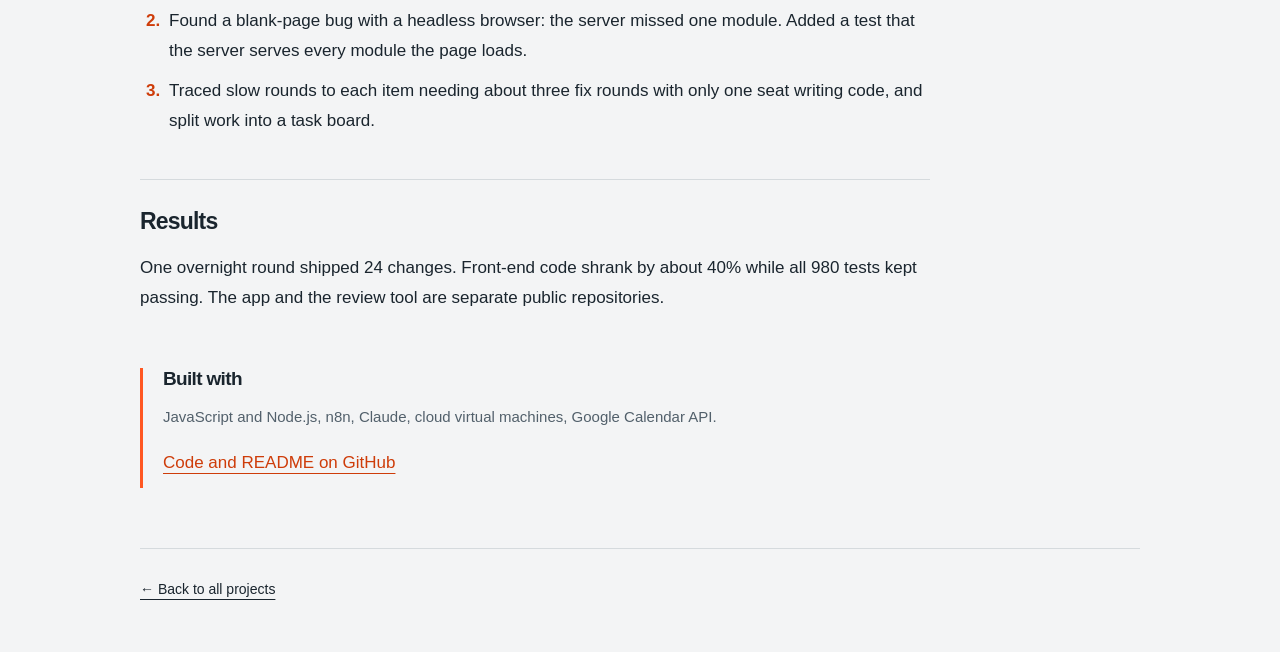
<file: shunri.html>
<!doctype html>
<html lang="en">
  <head>
    <meta charset="utf-8" />
    <meta name="viewport" content="width=device-width, initial-scale=1" />
    <meta name="theme-color" content="#f3f4f5" />
    <meta name="description" content="A scheduling app built, reviewed and voted on by eight AI agents." />
    <link rel="canonical" href="https://tony-workbench.github.io/shunri.html" />
    <link rel="stylesheet" href="styles.css?v=20261123" />
    <meta property="og:type" content="article" />
    <meta property="og:url" content="https://tony-workbench.github.io/shunri.html" />
    <meta property="og:title" content="Shunri — Yungang Hu" />
    <meta property="og:description" content="A scheduling app built, reviewed and voted on by eight AI agents." />
    <meta name="twitter:card" content="summary" />
    <meta name="twitter:title" content="Shunri — Yungang Hu" />
    <meta name="twitter:description" content="A scheduling app built, reviewed and voted on by eight AI agents." />
    <title>Shunri — Yungang Hu</title>
  </head>
  <body class="briefPage">
    <a class="skipLink" href="#main">Skip to content</a>

    <nav class="briefNav briefShell" aria-label="Project navigation">
      <a class="wordmark" href="index.html" aria-label="Tony Hu home">TONY HU</a>
      <a href="index.html#work">← All projects</a>
    </nav>

    <main class="briefShell" id="main">
      <header class="briefHeader">
        <h1>Shunri</h1>
        <p class="briefLead">A local scheduling app that previews how moving one task reshapes a study plan, built and reviewed by a team of eight AI agents.</p>
        <p class="briefMeta">Built from October to November 2026.</p>
      </header>

      <div class="briefHero">
        <figure class="evidenceFigure"><img src="assets/shunri-day.jpg" alt="Shunri day view with a week strip, the selected task and a day timeline with a fixed event and its buffers" loading="lazy" width="1400" height="940" /><figcaption>The example day: the selected task on the left, the timeline with a fixed event and its buffers on the right.</figcaption></figure>
      </div>

      <div class="briefColumns">
        <div class="briefMain">
          <section class="briefSection">
            <h2>The problem</h2>
            <p>When one task moves, the rest of a study day has to move with it: breaks, buffers around fixed events and a daily limit. Shunri shows one proposal for the whole change and saves it only after you say yes, with undo always available.</p>
          </section>

          <section class="briefSection">
            <h2>How the agents work</h2>
            <p>Eight AI roles run on four cloud machines: coding, review, QA, product rules, UX, copy, scheduling and operations. Each change is written, reviewed and voted on, and only passes with at least seven of eight approvals.</p><p>An n8n flow checks the coordinator every five minutes, starts the machines, resumes interrupted work and shuts everything down when the queue is done.</p>
          </section>

          <section class="briefSection">
            <h2>Problems I fixed along the way</h2>
            <ol class="briefList"><li>Reverted a push that would have deleted the README and direction document, then barred the orchestrator from rewriting those files.</li><li>Found a blank-page bug with a headless browser: the server missed one module. Added a test that the server serves every module the page loads.</li><li>Traced slow rounds to each item needing about three fix rounds with only one seat writing code, and split work into a task board.</li></ol>
          </section>

          <section class="briefSection">
            <h2>Results</h2>
            <p>One overnight round shipped 24 changes. Front-end code shrank by about 40% while all 980 tests kept passing. The app and the review tool are separate public repositories.</p>
          </section>
        </div>

        <aside class="briefAside" aria-label="Project links">
          <section>
            <h2>Built with</h2>
            <p>JavaScript and Node.js, n8n, Claude, cloud virtual machines, Google Calendar API.</p>
            <a class="briefLink" href="https://github.com/tony-workbench/shunri" target="_blank" rel="noreferrer">Code and README on GitHub</a>
          </section>
        </aside>
      </div>

      <footer class="briefFooter">
        <a href="index.html#work">← Back to all projects</a>
      </footer>
    </main>
  </body>
</html>
</file>
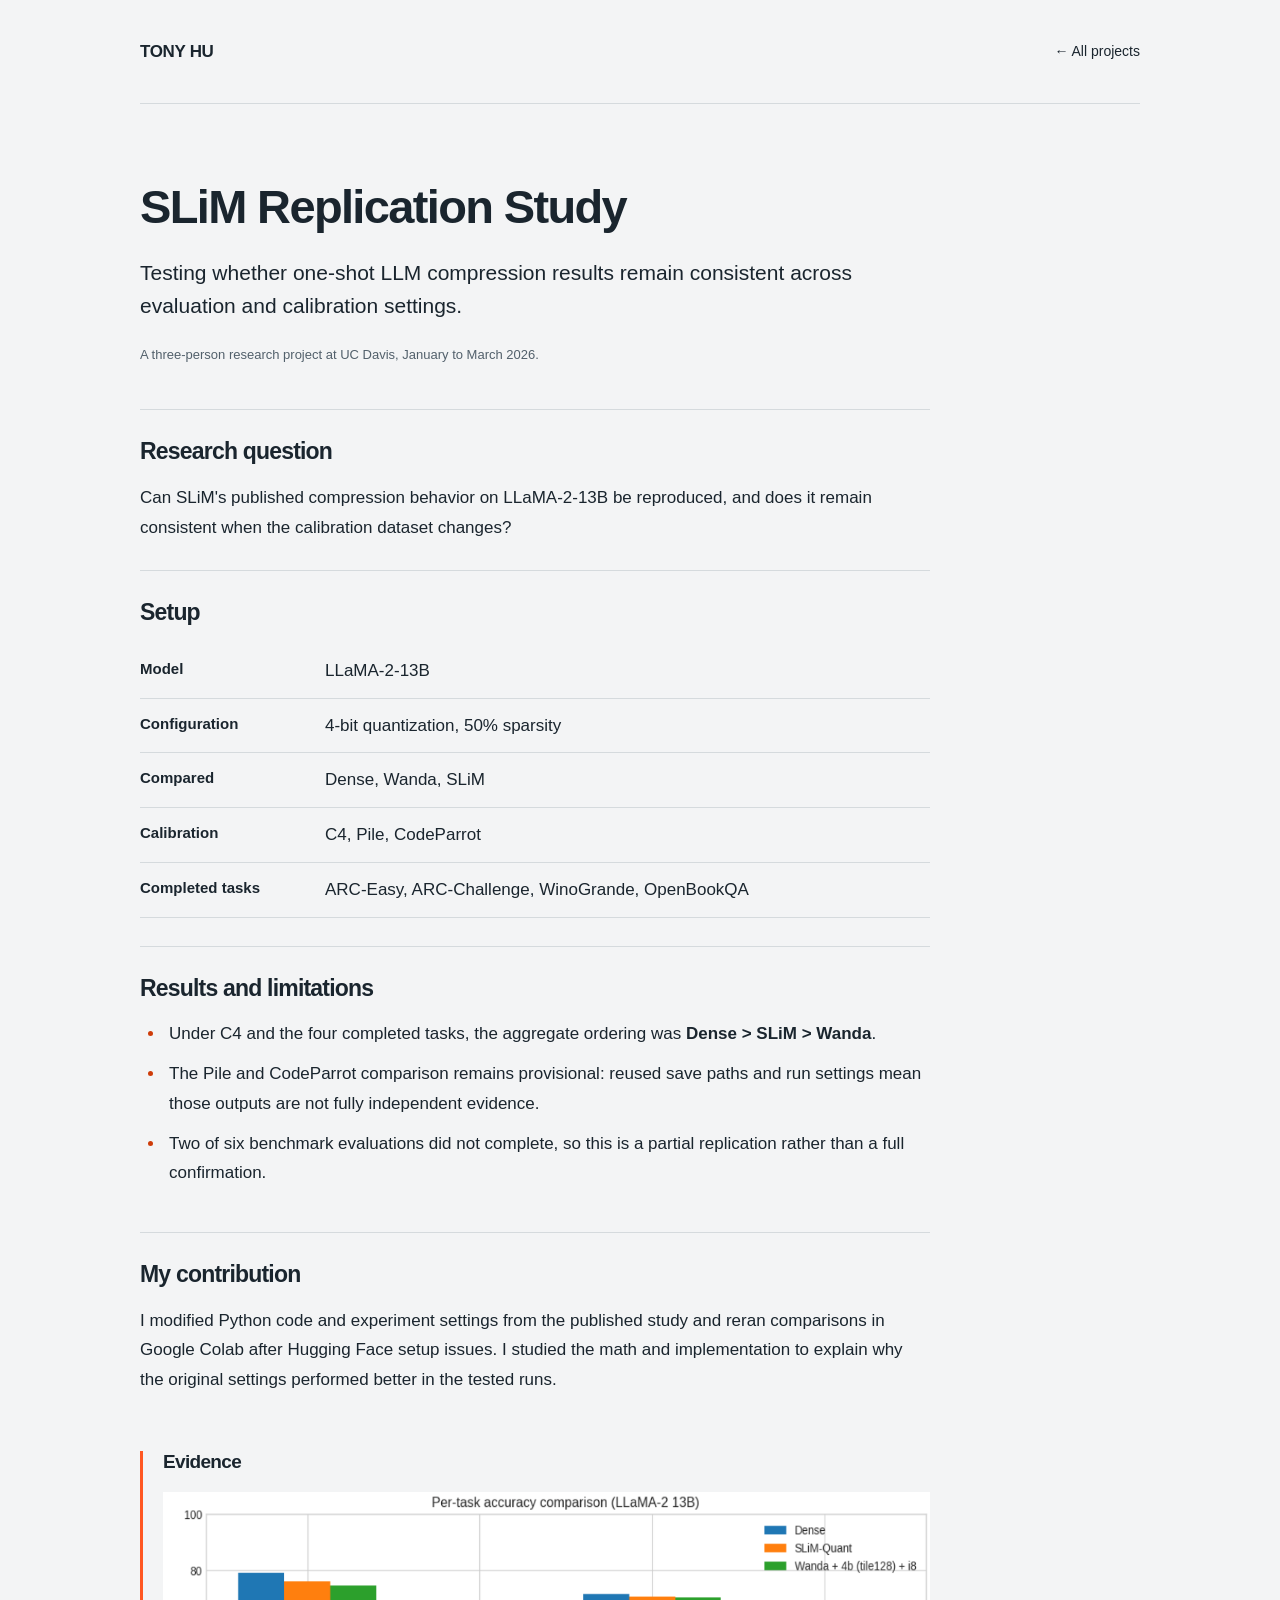
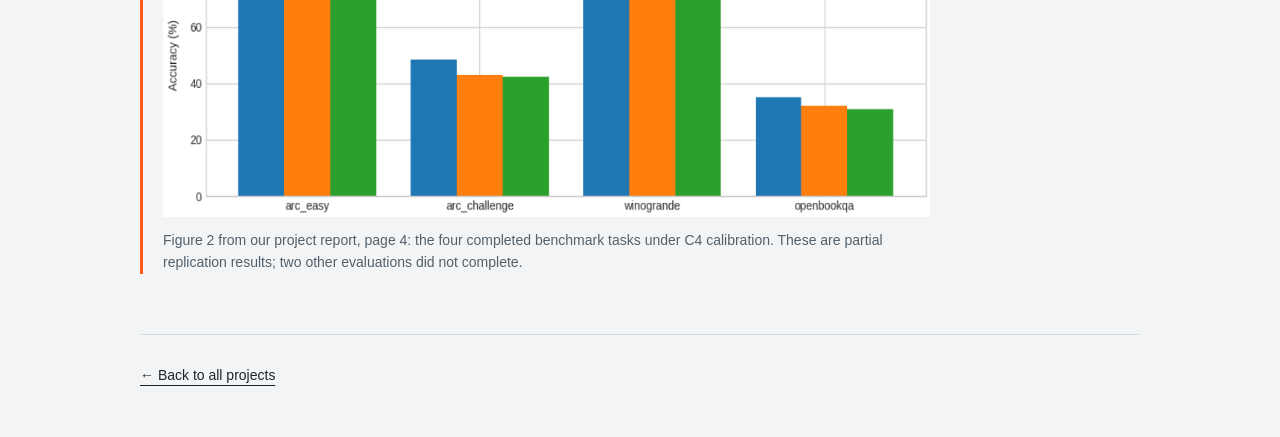
<file: slim.html>
<!doctype html>
<html lang="en">
  <head>
    <meta charset="utf-8" />
    <meta name="viewport" content="width=device-width, initial-scale=1" />
    <meta name="theme-color" content="#f3f4f5" />
    <meta name="description" content="SLiM replication study: testing one-shot LLM compression across evaluation and calibration settings." />
    <link rel="canonical" href="https://tony-workbench.github.io/slim.html" />
    <link rel="stylesheet" href="styles.css?v=20261123" />
    <meta property="og:type" content="article" />
    <meta property="og:url" content="https://tony-workbench.github.io/slim.html" />
    <meta property="og:title" content="SLiM Replication Study — Yungang Hu" />
    <meta property="og:description" content="Testing whether one-shot LLM compression results remain consistent across evaluation and calibration settings." />
    <meta name="twitter:card" content="summary" />
    <meta name="twitter:title" content="SLiM Replication Study — Yungang Hu" />
    <meta name="twitter:description" content="Testing whether one-shot LLM compression results remain consistent across evaluation and calibration settings." />
    <title>SLiM Replication Study — Yungang Hu</title>
  </head>
  <body class="briefPage">
    <a class="skipLink" href="#main">Skip to content</a>

    <nav class="briefNav briefShell" aria-label="Project navigation">
      <a class="wordmark" href="index.html" aria-label="Tony Hu home">TONY HU</a>
      <a href="index.html#work">← All projects</a>
    </nav>

    <main class="briefShell" id="main">
      <header class="briefHeader">
        <h1>SLiM Replication Study</h1>
        <p class="briefLead">Testing whether one-shot LLM compression results remain consistent across evaluation and calibration settings.</p>
        <p class="briefMeta">A three-person research project at UC Davis, January to March 2026.</p>
      </header>

      <div class="briefColumns">
        <div class="briefMain">
          <section class="briefSection">
            <h2>Research question</h2>
            <p>Can SLiM&apos;s published compression behavior on LLaMA-2-13B be reproduced, and does it remain consistent when the calibration dataset changes?</p>
          </section>

          <section class="briefSection">
            <h2>Setup</h2>
            <dl class="briefFacts">
              <div><dt>Model</dt><dd>LLaMA-2-13B</dd></div>
              <div><dt>Configuration</dt><dd>4-bit quantization, 50% sparsity</dd></div>
              <div><dt>Compared</dt><dd>Dense, Wanda, SLiM</dd></div>
              <div><dt>Calibration</dt><dd>C4, Pile, CodeParrot</dd></div>
              <div><dt>Completed tasks</dt><dd>ARC-Easy, ARC-Challenge, WinoGrande, OpenBookQA</dd></div>
            </dl>
          </section>

          <section class="briefSection">
            <h2>Results and limitations</h2>
            <ul class="briefList">
              <li>Under C4 and the four completed tasks, the aggregate ordering was <strong>Dense &gt; SLiM &gt; Wanda</strong>.</li>
              <li>The Pile and CodeParrot comparison remains provisional: reused save paths and run settings mean those outputs are not fully independent evidence.</li>
              <li>Two of six benchmark evaluations did not complete, so this is a partial replication rather than a full confirmation.</li>
            </ul>
          </section>

          <section class="briefSection">
            <h2>My contribution</h2>
            <p>I modified Python code and experiment settings from the published study and reran comparisons in Google Colab after Hugging Face setup issues. I studied the math and implementation to explain why the original settings performed better in the tested runs.</p>
          </section>
        </div>

        <aside class="briefAside" aria-label="Project evidence">
          <section>
            <h2>Evidence</h2>
            <figure class="evidenceFigure">
              <img src="assets/slim-c4-results.png" alt="Original C4 experiment chart comparing Dense, SLiM-Quant, and Wanda across ARC-Easy, ARC-Challenge, WinoGrande, and OpenBookQA" loading="lazy" width="1026" height="435" />
              <figcaption>Figure 2 from our project report, page 4: the four completed benchmark tasks under C4 calibration. These are partial replication results; two other evaluations did not complete.</figcaption>
            </figure>
          </section>
        </aside>
      </div>

      <footer class="briefFooter">
        <a href="index.html#work">← Back to all projects</a>
      </footer>
    </main>
  </body>
</html>
</file>
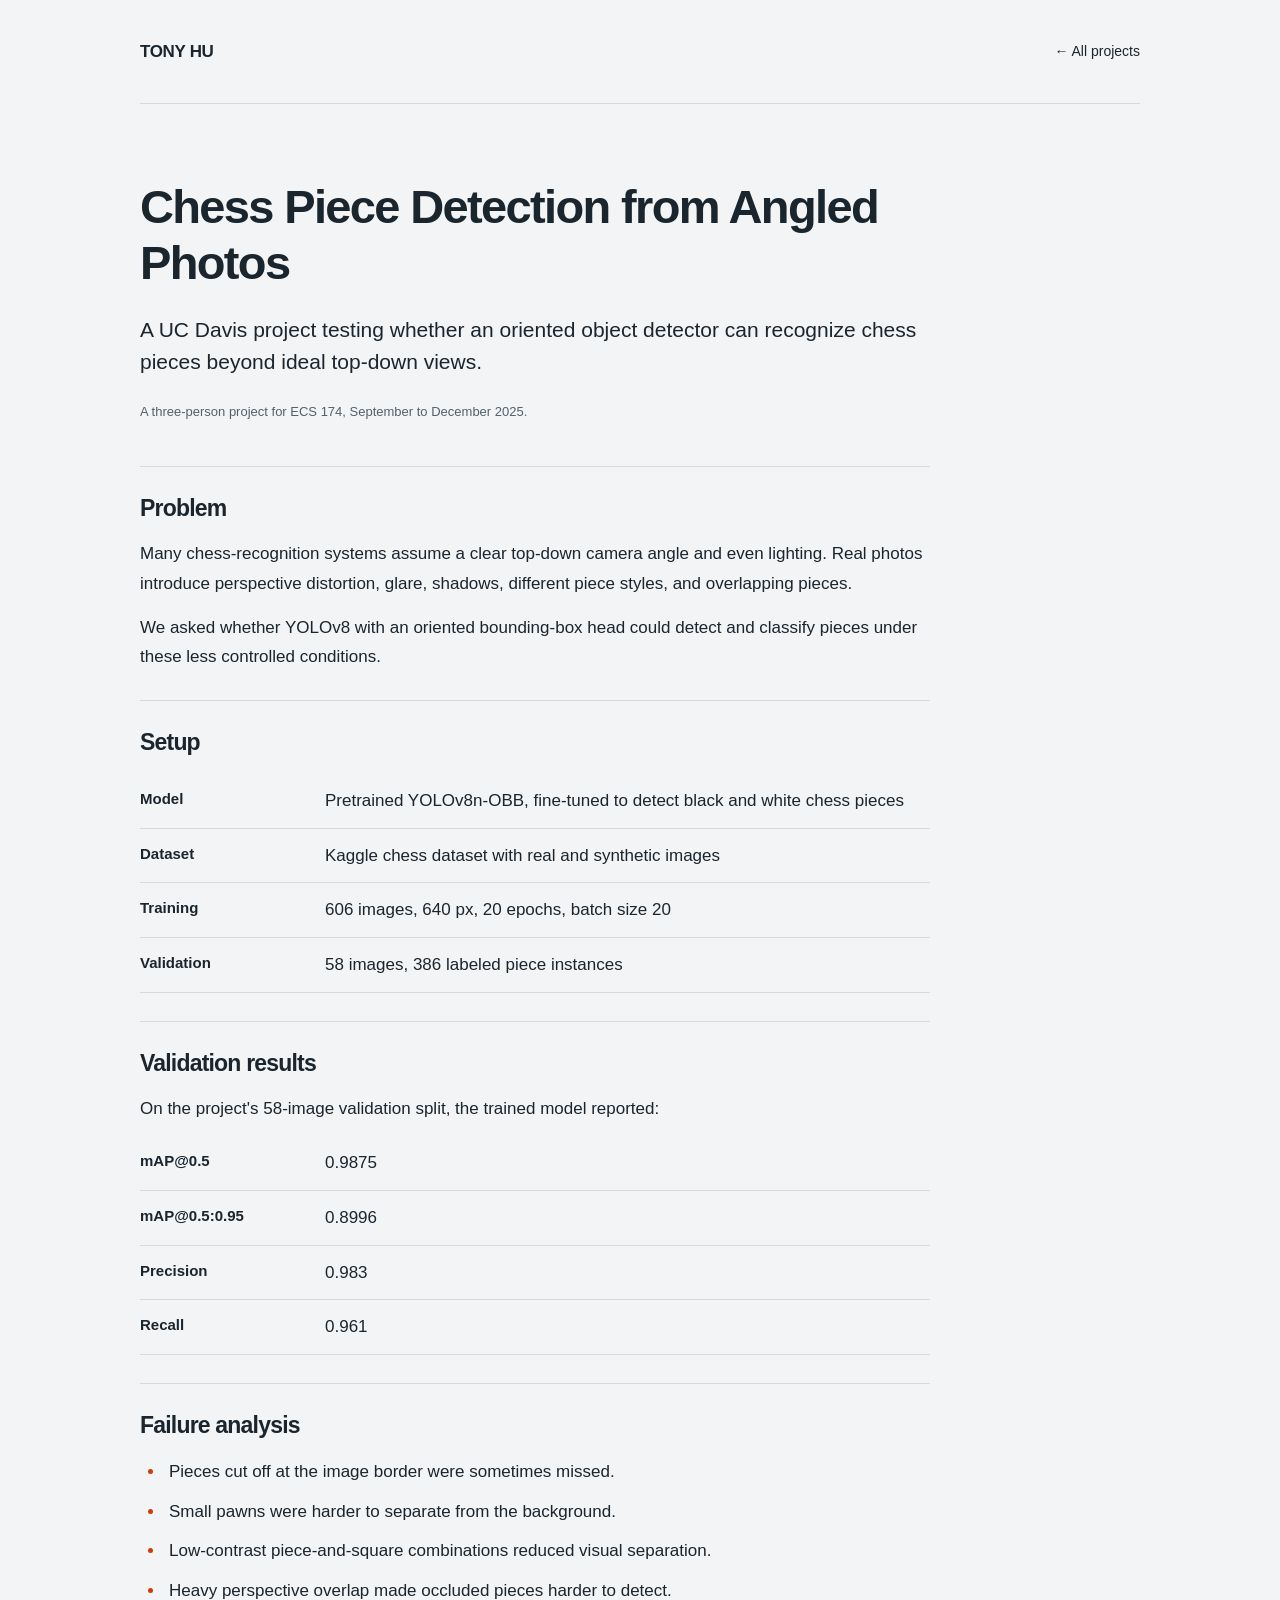
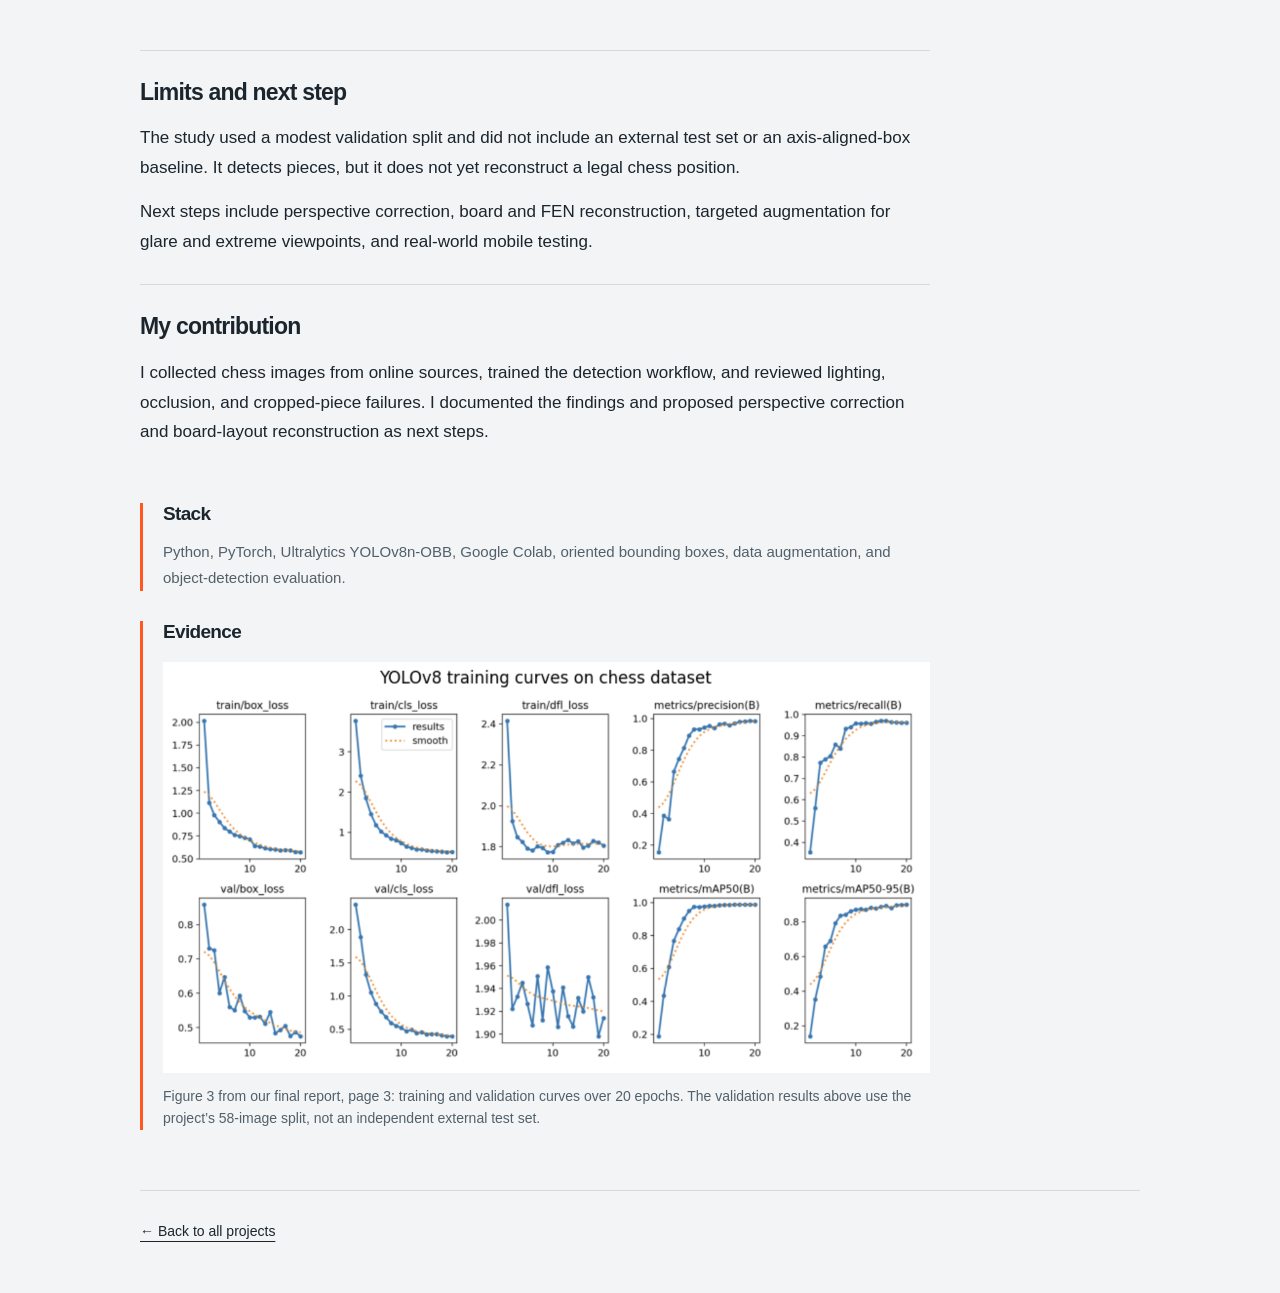
<file: vision.html>
<!doctype html>
<html lang="en">
  <head>
    <meta charset="utf-8" />
    <meta name="viewport" content="width=device-width, initial-scale=1" />
    <meta name="theme-color" content="#f3f4f5" />
    <meta name="description" content="A three-person computer vision study using YOLOv8n-OBB to detect chess pieces in angled, non-ideal photos." />
    <link rel="canonical" href="https://tony-workbench.github.io/vision.html" />
    <link rel="stylesheet" href="styles.css?v=20261123" />
    <meta property="og:type" content="article" />
    <meta property="og:url" content="https://tony-workbench.github.io/vision.html" />
    <meta property="og:title" content="Chess Piece Detection from Angled Photos — Yungang Hu" />
    <meta property="og:description" content="Training and evaluating YOLOv8n-OBB for chess-piece detection under varied viewpoints and lighting." />
    <meta name="twitter:card" content="summary" />
    <meta name="twitter:title" content="Chess Piece Detection from Angled Photos — Yungang Hu" />
    <meta name="twitter:description" content="Training and evaluating YOLOv8n-OBB for chess-piece detection under varied viewpoints and lighting." />
    <title>Chess Piece Detection from Angled Photos — Yungang Hu</title>
  </head>
  <body class="briefPage">
    <a class="skipLink" href="#main">Skip to content</a>

    <nav class="briefNav briefShell" aria-label="Project navigation">
      <a class="wordmark" href="index.html" aria-label="Tony Hu home">TONY HU</a>
      <a href="index.html#work">← All projects</a>
    </nav>

    <main class="briefShell" id="main">
      <header class="briefHeader">
        <h1>Chess Piece Detection from Angled Photos</h1>
        <p class="briefLead">A UC Davis project testing whether an oriented object detector can recognize chess pieces beyond ideal top-down views.</p>
        <p class="briefMeta">A three-person project for ECS 174, September to December 2025.</p>
      </header>

      <div class="briefColumns">
        <div class="briefMain">
          <section class="briefSection">
            <h2>Problem</h2>
            <p>Many chess-recognition systems assume a clear top-down camera angle and even lighting. Real photos introduce perspective distortion, glare, shadows, different piece styles, and overlapping pieces.</p>
            <p>We asked whether YOLOv8 with an oriented bounding-box head could detect and classify pieces under these less controlled conditions.</p>
          </section>

          <section class="briefSection">
            <h2>Setup</h2>
            <dl class="briefFacts">
              <div><dt>Model</dt><dd>Pretrained YOLOv8n-OBB, fine-tuned to detect black and white chess pieces</dd></div>
              <div><dt>Dataset</dt><dd>Kaggle chess dataset with real and synthetic images</dd></div>
              <div><dt>Training</dt><dd>606 images, 640 px, 20 epochs, batch size 20</dd></div>
              <div><dt>Validation</dt><dd>58 images, 386 labeled piece instances</dd></div>
            </dl>
          </section>

          <section class="briefSection">
            <h2>Validation results</h2>
            <p>On the project&apos;s 58-image validation split, the trained model reported:</p>
            <dl class="briefFacts">
              <div><dt>mAP@0.5</dt><dd>0.9875</dd></div>
              <div><dt>mAP@0.5:0.95</dt><dd>0.8996</dd></div>
              <div><dt>Precision</dt><dd>0.983</dd></div>
              <div><dt>Recall</dt><dd>0.961</dd></div>
            </dl>
          </section>

          <section class="briefSection">
            <h2>Failure analysis</h2>
            <ul class="briefList">
              <li>Pieces cut off at the image border were sometimes missed.</li>
              <li>Small pawns were harder to separate from the background.</li>
              <li>Low-contrast piece-and-square combinations reduced visual separation.</li>
              <li>Heavy perspective overlap made occluded pieces harder to detect.</li>
            </ul>
          </section>

          <section class="briefSection">
            <h2>Limits and next step</h2>
            <p>The study used a modest validation split and did not include an external test set or an axis-aligned-box baseline. It detects pieces, but it does not yet reconstruct a legal chess position.</p>
            <p>Next steps include perspective correction, board and FEN reconstruction, targeted augmentation for glare and extreme viewpoints, and real-world mobile testing.</p>
          </section>

          <section class="briefSection">
            <h2>My contribution</h2>
            <p>I collected chess images from online sources, trained the detection workflow, and reviewed lighting, occlusion, and cropped-piece failures. I documented the findings and proposed perspective correction and board-layout reconstruction as next steps.</p>
          </section>
        </div>

        <aside class="briefAside" aria-label="Project methods and evidence">
          <section>
            <h2>Stack</h2>
            <p>Python, PyTorch, Ultralytics YOLOv8n-OBB, Google Colab, oriented bounding boxes, data augmentation, and object-detection evaluation.</p>
          </section>
          <section>
            <h2>Evidence</h2>
            <figure class="evidenceFigure">
              <img src="assets/chess-training-curves.png" alt="Original YOLOv8 training chart showing training losses and validation precision, recall, and mAP over 20 epochs" loading="lazy" width="1180" height="632" />
              <figcaption>Figure 3 from our final report, page 3: training and validation curves over 20 epochs. The validation results above use the project’s 58-image split, not an independent external test set.</figcaption>
            </figure>
          </section>
        </aside>
      </div>

      <footer class="briefFooter">
        <a href="index.html#work">← Back to all projects</a>
      </footer>
    </main>
  </body>
</html>
</file>
<file: styles.css>
:root { --paper:#f3f4f5; --ink:#1a252e; --muted:#52606b; --line:#d5dadd; --orange:#ce3c09; --bright:#ff5722; --white:#fff; }
* { box-sizing:border-box; }
html { scroll-behavior:smooth; scroll-padding-top:30px; }
body { margin:0; background:var(--paper); color:var(--ink); font-family:-apple-system,BlinkMacSystemFont,"Segoe UI",Arial,sans-serif; font-size:17px; line-height:1.75; }
a { color:inherit; text-underline-offset:5px; }
a:hover { color:var(--orange); }
a:focus-visible,summary:focus-visible { outline:3px solid var(--orange); outline-offset:6px; }
img { display:block; max-width:100%; height:auto; }
h1,h2,h3,p,figure { margin:0; }
h1,h2,h3 { font-weight:650; line-height:1.2; letter-spacing:-.035em; }
p+p { margin-top:14px; }
.shell { width:min(1000px,calc(100% - 72px)); margin-inline:auto; }
.skipLink { position:fixed; z-index:10; top:-100px; left:12px; padding:10px 18px; background:var(--white); }
.skipLink:focus { top:12px; }
.siteHeader,.siteFooter { display:flex; align-items:center; justify-content:space-between; gap:24px; }
.siteHeader { min-height:104px; border-bottom:1px solid var(--line); }
.wordmark { font-size:17px; font-weight:800; letter-spacing:-.02em; text-decoration:none; }
.wordmark span { color:var(--orange); margin-left:10px; font-size:24px; }
.siteHeader nav { display:flex; align-items:center; gap:14px; }
.siteHeader nav a { text-decoration:none; }
.contactIcon { display:flex; align-items:center; justify-content:center; width:44px; height:44px; border-radius:6px; }
.contactIcon svg { display:block; width:25px; height:25px; fill:currentColor; }
.contactIcon.gmailIcon { color:#ea4335; }
.contactIcon.githubIcon { color:var(--ink); }
.contactIcon.linkedinIcon { color:#0a66c2; }
.contactIcon:hover { background:var(--white); }
.eyebrow { color:var(--orange); font-size:15px; line-height:1.5; font-weight:650; }
.hero { display:grid; grid-template-columns:minmax(0,1fr) 200px; gap:65px; align-items:center; padding-block:72px 84px; }
.hero h1 { margin-top:20px; font-size:clamp(42px,4.1vw,56px); }
.hero h1 span { display:block; }
.heroLead { font-size:24px; line-height:1.4; font-weight:550; letter-spacing:-.025em; margin-top:26px; }
.intro { max-width:600px; color:var(--muted); margin-top:18px; font-size:17px; }
.heroLinks { display:flex; align-items:center; flex-wrap:wrap; gap:16px 22px; margin-top:28px; font-size:14px; }
.primaryLink { background:var(--ink); color:white; font-weight:650; padding:12px 18px; text-decoration:none; }
.primaryLink:hover { background:var(--orange); color:white; }
.primaryLink span { margin-left:8px; }
.portrait { position:relative; }
.portrait img { aspect-ratio:4/5; object-fit:cover; }
.portrait figcaption { font-size:12px; color:var(--muted); margin-top:10px; }
.section { padding-block:60px; border-top:1px solid var(--line); }
.sectionHeading { max-width:790px; margin-bottom:32px; }
.sectionHeading h2 { font-size:34px; margin-top:12px; }
.sectionHeading>p:last-child:not(.eyebrow) { margin-top:15px; color:var(--muted); }
.experience { max-width:790px; }
.jobHeading { display:flex; justify-content:space-between; align-items:flex-start; gap:20px; }
.jobHeading h3 { font-size:23px; }
.jobRole { font-size:14px; color:var(--muted); margin-top:6px; }
.date { font-size:12px; white-space:nowrap; color:var(--muted); padding-top:5px; }
.jobIntro { margin-top:17px; }
.workList { padding-left:22px; margin:18px 0 0; }
.workList li { padding-left:4px; margin:0 0 12px; }
.workList li::marker { color:var(--orange); }
.workList strong { font-weight:650; }
.previousWork { margin-top:32px; padding-top:28px; border-top:1px solid var(--line); }
.previousWork>p { margin-top:16px; }
.earlierWork { max-width:790px; font-size:14px; color:var(--muted); margin-top:25px; }
.projectList { max-width:790px; }
.projectRow { display:grid; grid-template-columns:minmax(0,1fr) 28px; gap:20px; padding-block:27px; border-top:1px solid var(--line); text-decoration:none; }
.projectRow:last-child { border-bottom:1px solid var(--line); }
.projectIndex { color:var(--muted); font-size:13px; padding-top:3px; }
.projectType { color:var(--muted); font-size:12px; letter-spacing:.03em; }
.projectRow h3 { margin-top:8px; font-size:25px; }
.projectRow div>p:not(.projectType):not(.projectResult) { font-size:16px; margin-top:12px; color:var(--ink); }
.projectResult { font-size:12px; color:var(--muted); margin-top:12px; }
.projectRowFeatured { grid-template-columns:200px minmax(0,1fr) 28px; align-items:start; }
.projectThumb { width:200px; height:125px; object-fit:cover; object-position:top left; border:1px solid var(--line); border-radius:6px; background:var(--white); }
.earlierHeading { font-size:19px; margin:46px 0 4px; color:var(--muted); }
.projectListEarlier .projectRow h3 { font-size:21px; }
.projectArrow { font-size:25px; color:var(--orange); }
.projectRow:hover h3 { text-decoration:underline; text-underline-offset:6px; }
.backgroundGrid { display:grid; grid-template-columns:1fr 1fr; gap:46px; max-width:790px; }
.backgroundGrid h3 { font-size:18px; }
.backgroundGrid p { margin-top:13px; color:var(--muted); font-size:16px; }
.contact h2 { font-size:36px; margin-top:14px; max-width:680px; }
.contact>p:not(.eyebrow) { color:var(--muted); margin-top:20px; max-width:670px; }
.emailLink { display:inline-block; font-size:25px; font-weight:600; letter-spacing:-.025em; margin-top:23px; overflow-wrap:anywhere; text-decoration-color:var(--bright); }
.emailLink span { color:var(--orange); }
.contactLinks { display:flex; gap:23px; font-size:14px; margin-top:24px; }
.siteFooter { border-top:1px solid var(--line); padding-block:24px; font-size:12px; color:var(--muted); }
.siteFooter a { text-decoration:none; white-space:nowrap; }
/* Project pages share the same reading rhythm and palette. */
.briefShell { width:min(1000px,calc(100% - 72px)); margin-inline:auto; }
.briefNav { display:flex; justify-content:space-between; align-items:center; min-height:104px; border-bottom:1px solid var(--line); font-size:14px; }
.briefNav a { text-decoration:none; }
.brand { font-size:20px; font-weight:800; letter-spacing:-.04em; }
.brand span { margin-left:8px; color:var(--orange); }
.briefHeader { padding-block:58px 42px; max-width:790px; }
.briefKicker { color:var(--orange); font-size:12px; text-transform:uppercase; font-weight:700; letter-spacing:.09em; }
.briefHeader h1 { font-size:clamp(34px,4vw,47px); margin-top:17px; }
.briefLead { font-size:21px; line-height:1.55; margin-top:22px; }
.briefMeta { font-size:13px; color:var(--muted); margin-top:22px; }
.briefMeta span { padding-inline:7px; }
.briefColumns { max-width:790px; }
.briefSection { border-top:1px solid var(--line); padding-block:28px; }
.briefSection h2 { font-size:23px; margin-bottom:17px; }
.briefList { margin:16px 0; padding-left:25px; }
.briefList li { margin-bottom:10px; padding-left:4px; }
.briefList li::marker { color:var(--orange); font-weight:650; }
.briefFacts { margin:12px 0 0; }
.briefFacts>div { display:grid; grid-template-columns:165px minmax(0,1fr); gap:20px; padding:12px 0; border-bottom:1px solid var(--line); }
.briefFacts dt { font-weight:650; font-size:15px; }
.briefFacts dd { margin:0; }
.briefAside { padding-block:8px 30px; }
.briefAside section { padding-left:20px; border-left:3px solid var(--bright); margin:20px 0 30px; }
.briefAside h2 { font-size:19px; margin-bottom:13px; }
.briefAside p { font-size:15px; color:var(--muted); }
.evidenceFigure { margin-top:18px; }
.evidenceFigure>img { width:100%; height:auto; background:var(--white); }
.briefHero { max-width:790px; margin-bottom:34px; }
.briefHero .evidenceFigure { margin-top:0; }
.phonePair { display:grid; grid-template-columns:repeat(2,minmax(0,240px)); gap:20px; }
.phonePair .evidenceFigure>img { border-radius:18px; border:1px solid var(--line); }
.evidenceFigure figcaption { font-size:14px; line-height:1.6; color:var(--muted); margin-top:12px; }
.certificateViewport { position:relative; aspect-ratio:4/3; overflow:hidden; background:var(--white); }
.certificateViewport img { position:absolute; left:50%; top:50%; width:75%; max-width:none; height:auto; transform:translate(-50%,-50%) rotate(-90deg); }
.briefLink { display:inline-block; margin-bottom:10px; color:var(--orange); }
.briefAside p+.briefLink { margin-top:18px; }
.briefFooter { border-top:1px solid var(--line); font-size:14px; padding-block:28px 50px; }
.notFound { padding-block:80px; }
.notFound h1 { font-size:40px; margin-top:15px; }
.notFound p { margin-top:20px; }
@media(max-width:700px) {
  body { font-size:16px; line-height:1.75; }
  .shell,.briefShell { width:calc(100% - 40px); }
  .siteHeader { min-height:84px; gap:16px; }
  .wordmark { font-size:14px; white-space:nowrap; }
  .wordmark span { margin-left:5px; font-size:19px; }
  .siteHeader nav { gap:4px; }
  .hero { grid-template-columns:minmax(0,1fr); gap:30px; padding-block:44px 48px; }
  .hero h1 { font-size:45px; }
  .heroLead { font-size:23px; }
  .intro { font-size:16px; }
  .heroLinks { gap:17px; }
  .portrait { display:flex; align-items:flex-end; gap:16px; }
  .portrait img { width:104px; }
  .portrait figcaption { max-width:130px; }
  .section { padding-block:42px; }
  .sectionHeading h2 { font-size:29px; }
  .sectionHeading { margin-bottom:27px; }
  .jobHeading { display:block; }
  .jobHeading h3 { font-size:22px; }
  .jobRole { font-size:13px; }
  .date { margin-top:8px; padding:0; }
  .projectRow { grid-template-columns:minmax(0,1fr) 22px; gap:12px; padding-block:24px; }
  .projectRowFeatured { grid-template-columns:minmax(0,1fr) 22px; }
  .projectRowFeatured .projectThumb { grid-column:1 / -1; width:100%; height:auto; aspect-ratio:16/10; }
  .projectRow h3 { font-size:23px; }
  .projectType,.projectResult { font-size:11px; }
  .backgroundGrid { grid-template-columns:1fr; gap:26px; }
  .contact h2 { font-size:30px; }
  .emailLink { font-size:22px; }
  .siteFooter { align-items:flex-start; gap:15px; font-size:11px; }
  .briefNav { min-height:84px; }
  .briefHeader { padding-block:40px 30px; }
  .briefHeader h1 { font-size:34px; }
  .briefLead { font-size:20px; }
  .briefFacts>div { grid-template-columns:1fr; gap:5px; }
  .briefSection { padding-block:25px; }
  .briefSection h2 { font-size:22px; }
}
@media(prefers-reduced-motion:reduce) { html { scroll-behavior:auto; } }
@media print { body{background:white;color:black} .siteHeader nav,.skipLink,.siteFooter{display:none} .shell,.briefShell{width:100%} .hero,.section,.briefHeader{padding-block:24px} .projectRow,.experience,.briefSection{break-inside:avoid} }
</file>
